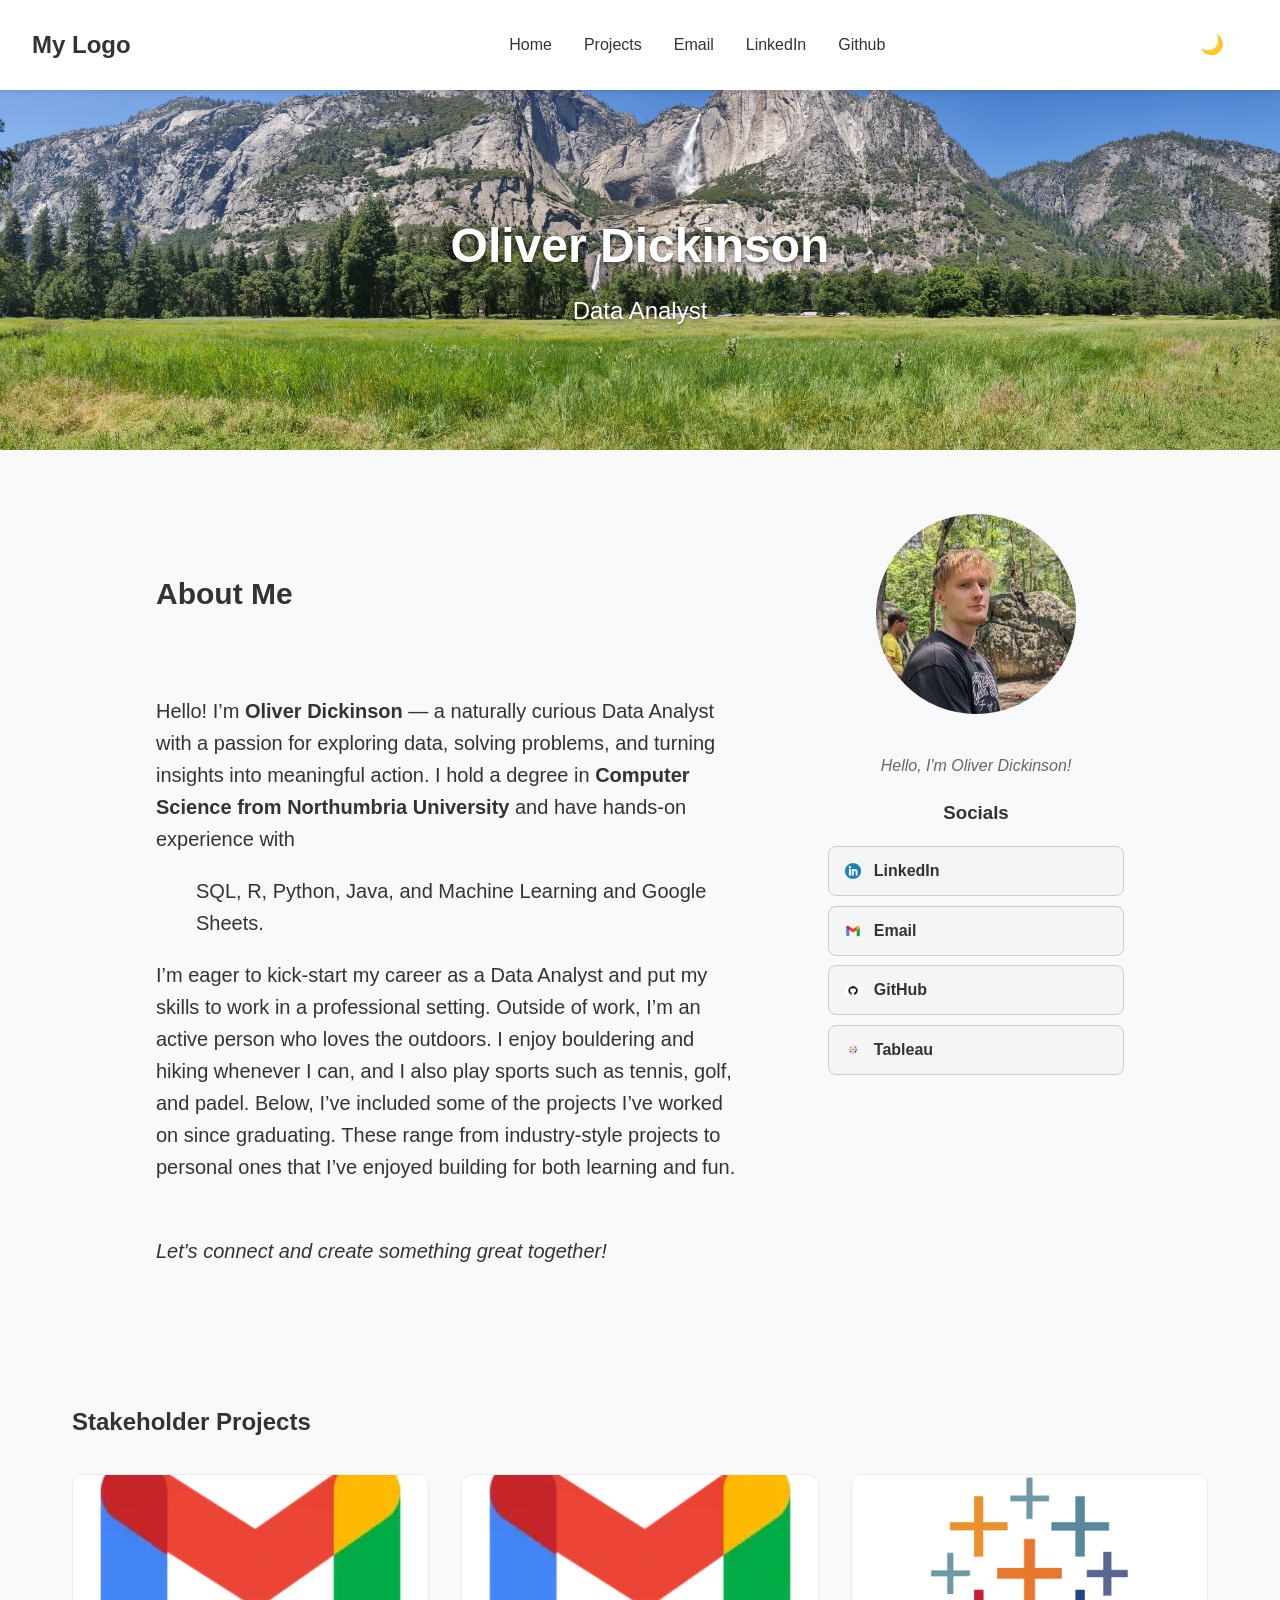
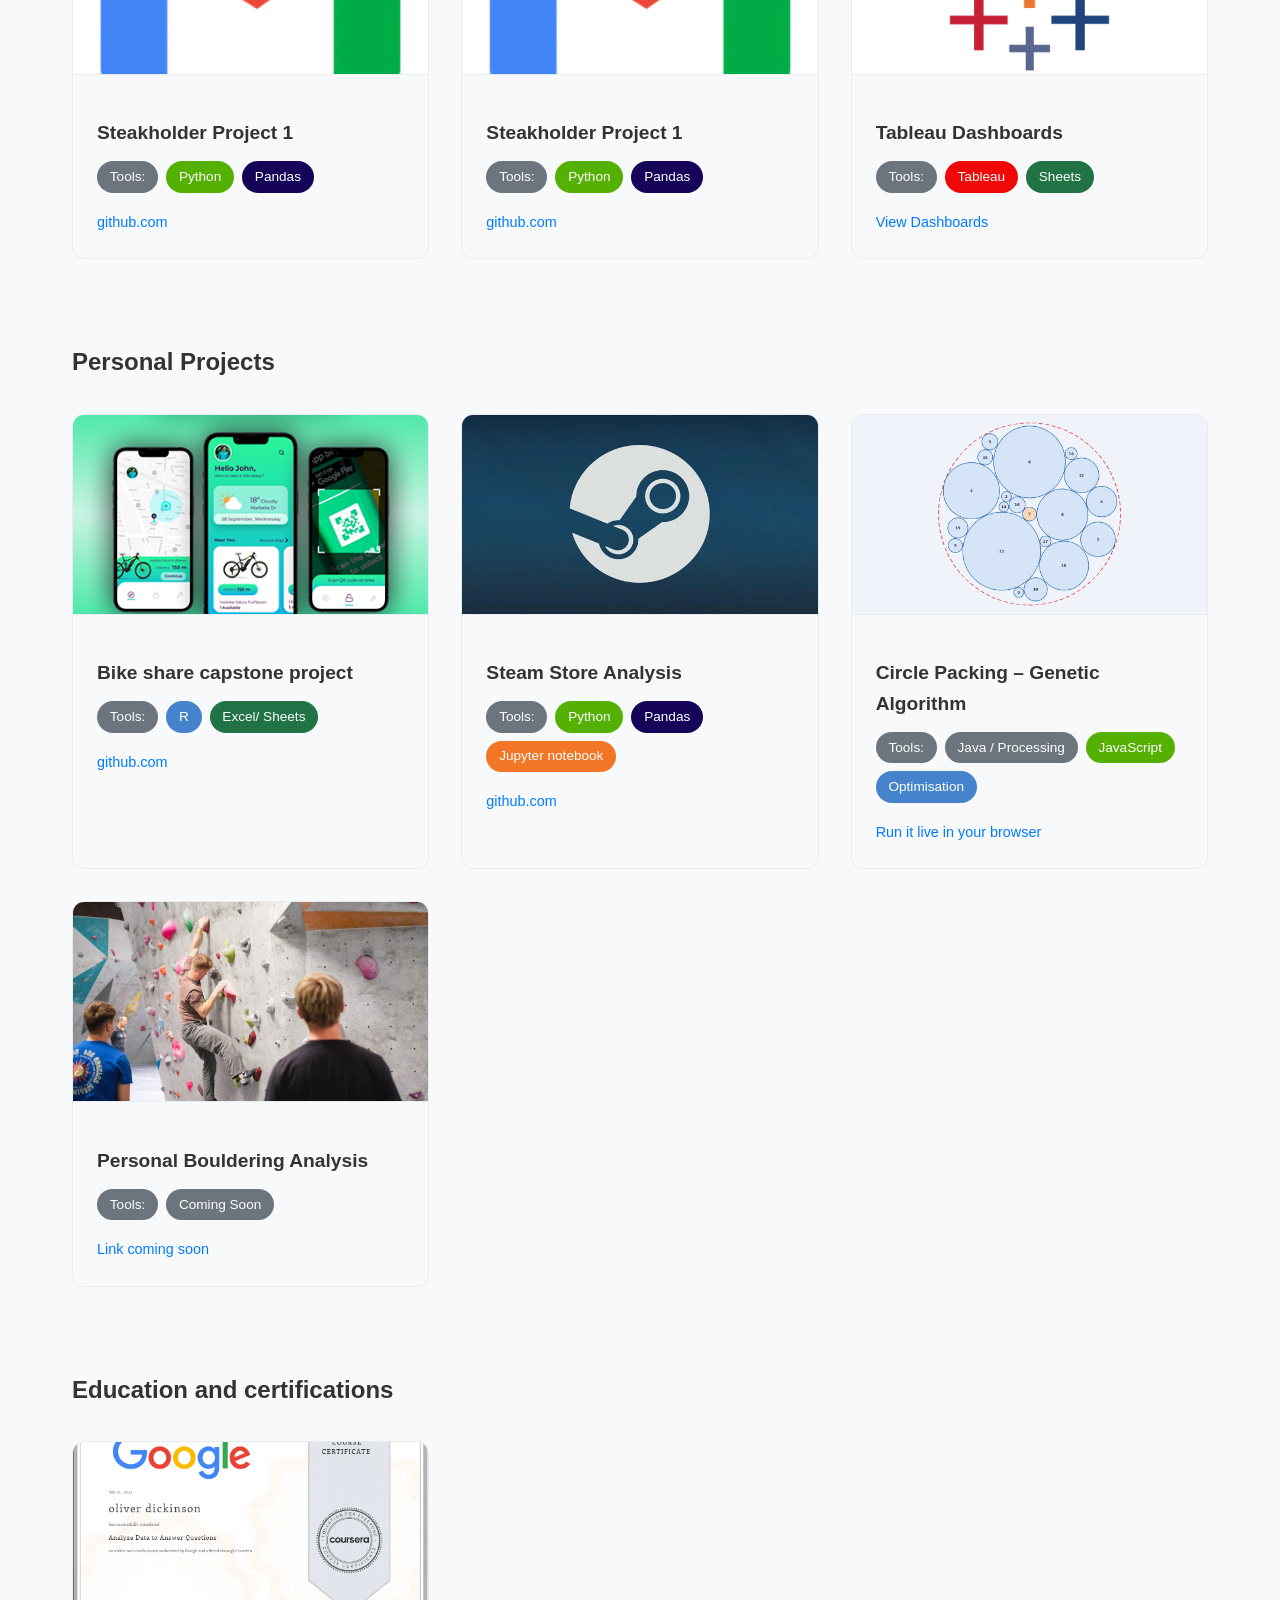
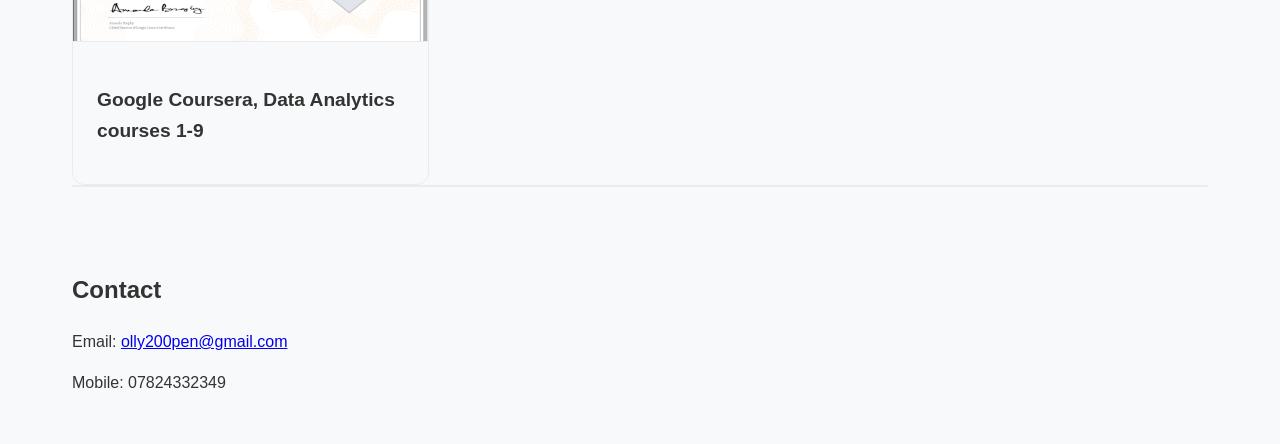
<file: index.html>
<!DOCTYPE html>
<html lang="en">
<head>
  <meta charset="UTF-8">
  <meta name="viewport" content="width=device-width, initial-scale=1.0">
  <title>My Portfolio</title>
  <link rel="stylesheet" href="style.css">
</head>
<body>
  <!-- Navigation -->
  <header>
    <nav class="navbar">
      <div class="logo">My Logo</div>

      <!-- Desktop menu -->
      <ul class="nav-links">
        <li><a href="#home">Home</a></li>
        <li><a href="#projects">Projects</a></li>
        <li><a href="mailto:olly200pen@gmail.com">Email</a></li>
        <li><a href="https://www.linkedin.com/in/oliver-dickinson-707649214/" target="_blank">LinkedIn</a></li>
        <li><a href="https://github.com/o1i2000" target="_blank">Github</a></li>
      </ul>

      <!-- Actions -->
      <div class="nav-actions">
        <!-- Light/Dark Mode Toggle -->
        <button id="theme-toggle" class="theme-btn">🌙</button>
        <!-- Burger Menu -->
        <button class="burger" id="burger">&#9776;</button>
      </div>
    </nav>

    <!-- Mobile menu (hidden by default) -->
    <ul class="mobile-menu" id="mobileMenu">
      <li><a href="#home">Home</a></li>
      <li><a href="#projects">Projects</a></li>
      <li><a href="mailto:olly200pen@gmail.com">Email</a></li>
      <li><a href="https://www.linkedin.com/in/oliver-dickinson-707649214/" target="_blank">LinkedIn</a></li>
      <li><a href="https://github.com/o1i2000" target="_blank">Github</a></li>
    </ul>
  </header>


<section id="home" class="hero">
  <img src="assets/yosemite.jpg" alt="Oliver Dickinson - Data Analyst" class="hero-img">
  <div class="hero-text">
    <h1>Oliver Dickinson</h1>
    <p>Data Analyst</p>
  </div> 
</section>

  <!--About section-->
  <section id="about" class="about">
    <div class="about-container">
      <!-- Left column: text -->
      <div class="about-text">
        <br>
        <h2>About Me</h2>
        <br>
        <p>Hello! I’m <strong>Oliver Dickinson</strong> — a naturally curious Data Analyst with a passion for exploring data, solving problems, and turning insights into meaningful action.
           I hold a degree in <strong>Computer Science from Northumbria University</strong> and have hands-on experience with <ul>SQL, R, Python, Java, and Machine Learning and Google Sheets.</ul> I’m eager to kick-start my career as a Data Analyst and put my skills to work in a professional setting.
           Outside of work, I’m an active person who loves the outdoors. I enjoy bouldering and hiking whenever I can, and I also play sports such as tennis, golf, and padel.
           Below, I’ve included some of the projects I’ve worked on since graduating. These range from industry-style projects to personal ones that I’ve enjoyed building for both learning and fun.
           
        <p><br><em>Let's connect and create something great together!</em></p>
      </div>

      
      <!-- Right column: profile + socials -->
      <div class="about-profile">
        <img src="assets/me.jpg" alt="Oliver Dickinson" class="profile-pic">
        <p class="caption">Hello, I'm Oliver Dickinson!</p>
        <h3>Socials</h3>
        <div class="social-buttons">
          <a href="https://www.linkedin.com/in/oliver-dickinson-707649214/" target="_blank" class="social-btn">
            <img src="assets/linked_in.jpg" alt="LinkedIn" class="social-icon">
            LinkedIn
          </a>
          <a href="mailto:olly200pen@gmail.com" target="_blank" class="social-btn">
            <img src="assets/gmail.jpg" alt="Email" class="social-icon">
            Email
          </a>
          <a href="https://github.com/o1i2000" target="_blank" class="social-btn">
            <img src="assets/github.jpg" alt="GitHub" class="social-icon">
            GitHub
          </a>
          <a href="https://public.tableau.com/app/profile/oliver.dickinson/vizzes" target="_blank" class="social-btn">
            <img src="assets/tableau.jpg" alt="Tableau" class="social-icon">
            Tableau
          </a>
        </div>
      </div>
    </div>
  </section>

  <!-- Projects Section - New Tile Layout -->
  <section id="projects">
    <h2>Stakeholder Projects</h2>
    <div class="portfolio-grid">

      <a href="#" class="portfolio-tile">
        <div class="portfolio-tile-image">
          <img src="assets/gmail.jpg" alt="Personal Project 1">
        </div>
        <div class="portfolio-tile-content">
          <h3>Steakholder Project 1</h3>
          <div class="portfolio-tags">
            <span class="portfolio-pill pill-label">Tools:</span>
            <span class="portfolio-pill pill-python">Python</span>
            <span class="portfolio-pill pill-pandas">Pandas</span>
          </div>
          <span class="portfolio-link">github.com</span>
        </div>
      </a>

      <!-- Steakholder project 2 -->
      <a href="#" class="portfolio-tile">
        <div class="portfolio-tile-image">
          <img src="assets/gmail.jpg" alt="Personal Project 1">
        </div>
        <div class="portfolio-tile-content">
          <h3>Steakholder Project 1</h3>
          <div class="portfolio-tags">
            <span class="portfolio-pill pill-label">Tools:</span>
            <span class="portfolio-pill pill-python">Python</span>
            <span class="portfolio-pill pill-pandas">Pandas</span>
          </div>
          <span class="portfolio-link">github.com</span>
        </div>
      </a>

      <!-- Steakholder Project 3 -->
      <a href="tableau.html" class="portfolio-tile">
        <div class="portfolio-tile-image">
          <img src="assets/tableau.jpg" alt="Tableau Dashboards">
        </div>
        <div class="portfolio-tile-content">
          <h3>Tableau Dashboards</h3>
          <div class="portfolio-tags">
            <span class="portfolio-pill pill-label">Tools:</span>
            <span class="portfolio-pill pill-tableau">Tableau</span>
            <span class="portfolio-pill pill-sheets">Sheets</span>
          </div>
          <span class="portfolio-link">View Dashboards</span>
        </div>
      </a>
      
    </div>
  </section>

  <!-- Personal Projects -->
  <section id="personal-projects">
    <h2>Personal Projects</h2>
    <div class="portfolio-grid">

      <!-- Project 1 -->
      <a href="ride_share_capstone_project_updated.html" target="_blank" class="portfolio-tile">
        <div class="portfolio-tile-image">
          <img src="assets/bikeshare.jpg" alt="ByteX Logo">
        </div>
        <div class="portfolio-tile-content">
          <h3>Bike share capstone project</h3>
          <div class="portfolio-tags">
            <span class="portfolio-pill pill-label">Tools:</span>
            <span class="portfolio-pill pill-r">R</span>
            <span class="portfolio-pill pill-sheets">Excel/ Sheets </span>
            
          </div>
          <span class="portfolio-link">github.com</span>
        </div>
      </a>

      <!-- Project 2 -->
      <a href="Steam store Analysis project (working on this one for the website.html" target="_blank" class="portfolio-tile">
        <div class="portfolio-tile-image">
          <img src="assets/steam2.jpg" alt="MGH Logo">
        </div>
        <div class="portfolio-tile-content">
          <h3>Steam Store Analysis</h3>
          <div class="portfolio-tags">
            <span class="portfolio-pill pill-label">Tools:</span>
            <span class="portfolio-pill pill-python">Python</span>
            <span class="portfolio-pill pill-pandas">Pandas</span>
            <span class="portfolio-pill pill-jupyter">Jupyter notebook</span>
          </div>
          <span class="portfolio-link">github.com</span>
        </div>
      </a>

      <!-- Circle Packing GA (interactive) -->
      <a href="circle_packing.html" class="portfolio-tile">
        <div class="portfolio-tile-image">
          <img src="assets/circle_packing.png" alt="Circle packing solution found by a genetic algorithm">
        </div>
        <div class="portfolio-tile-content">
          <h3>Circle Packing – Genetic Algorithm</h3>
          <div class="portfolio-tags">
            <span class="portfolio-pill pill-label">Tools:</span>
            <span class="portfolio-pill pill-tool">Java / Processing</span>
            <span class="portfolio-pill pill-python">JavaScript</span>
            <span class="portfolio-pill pill-r">Optimisation</span>
          </div>
          <span class="portfolio-link">Run it live in your browser</span>
        </div>
      </a>

      <!-- Project 3 - Placeholder -->
      <a href="ride_share_capstone_project_updated.html" class="portfolio-tile">
        <div class="portfolio-tile-image">
          <img src="assets/FB_IMG_1703194267610.jpg" alt="Project 3">
        </div>
        <div class="portfolio-tile-content">
          <h3>Personal Bouldering Analysis</h3>
          <div class="portfolio-tags">
            <span class="portfolio-pill pill-label">Tools:</span>
            <span class="portfolio-pill pill-tool">Coming Soon</span>
          </div>
          <span class="portfolio-link">Link coming soon</span>
        </div>
      </a>

      <!-- Personal Project 1 -->
    </div>
  </section>

  <section id="Education and certifications">
    <h2>Education and certifications</h2>
    <div class="portfolio-grid">
      <!-- Personal Project 1 -->
      <a href="certi.html" class="portfolio-tile">
        <div class="portfolio-tile-image">
          <img src= "assets/CERTI_DATA/coursera3.png" alt="Personal Project 1">
        </div>
        <div class="portfolio-tile-content">
          <h3>Google Coursera, Data Analytics courses 1-9</h3>

          </div>
          
        </div>
      </a>

    </div>
  </section>


  <!-- Contact -->
  <section id="contact">
    <h2>Contact</h2>
    <p>Email: <a href="mailto:olly200pen@gmail.com">olly200pen@gmail.com</a></p>
    <p>Mobile: 07824332349</p>
  </section>


  <script src="script.js"></script>
</body>
</html>
</file>
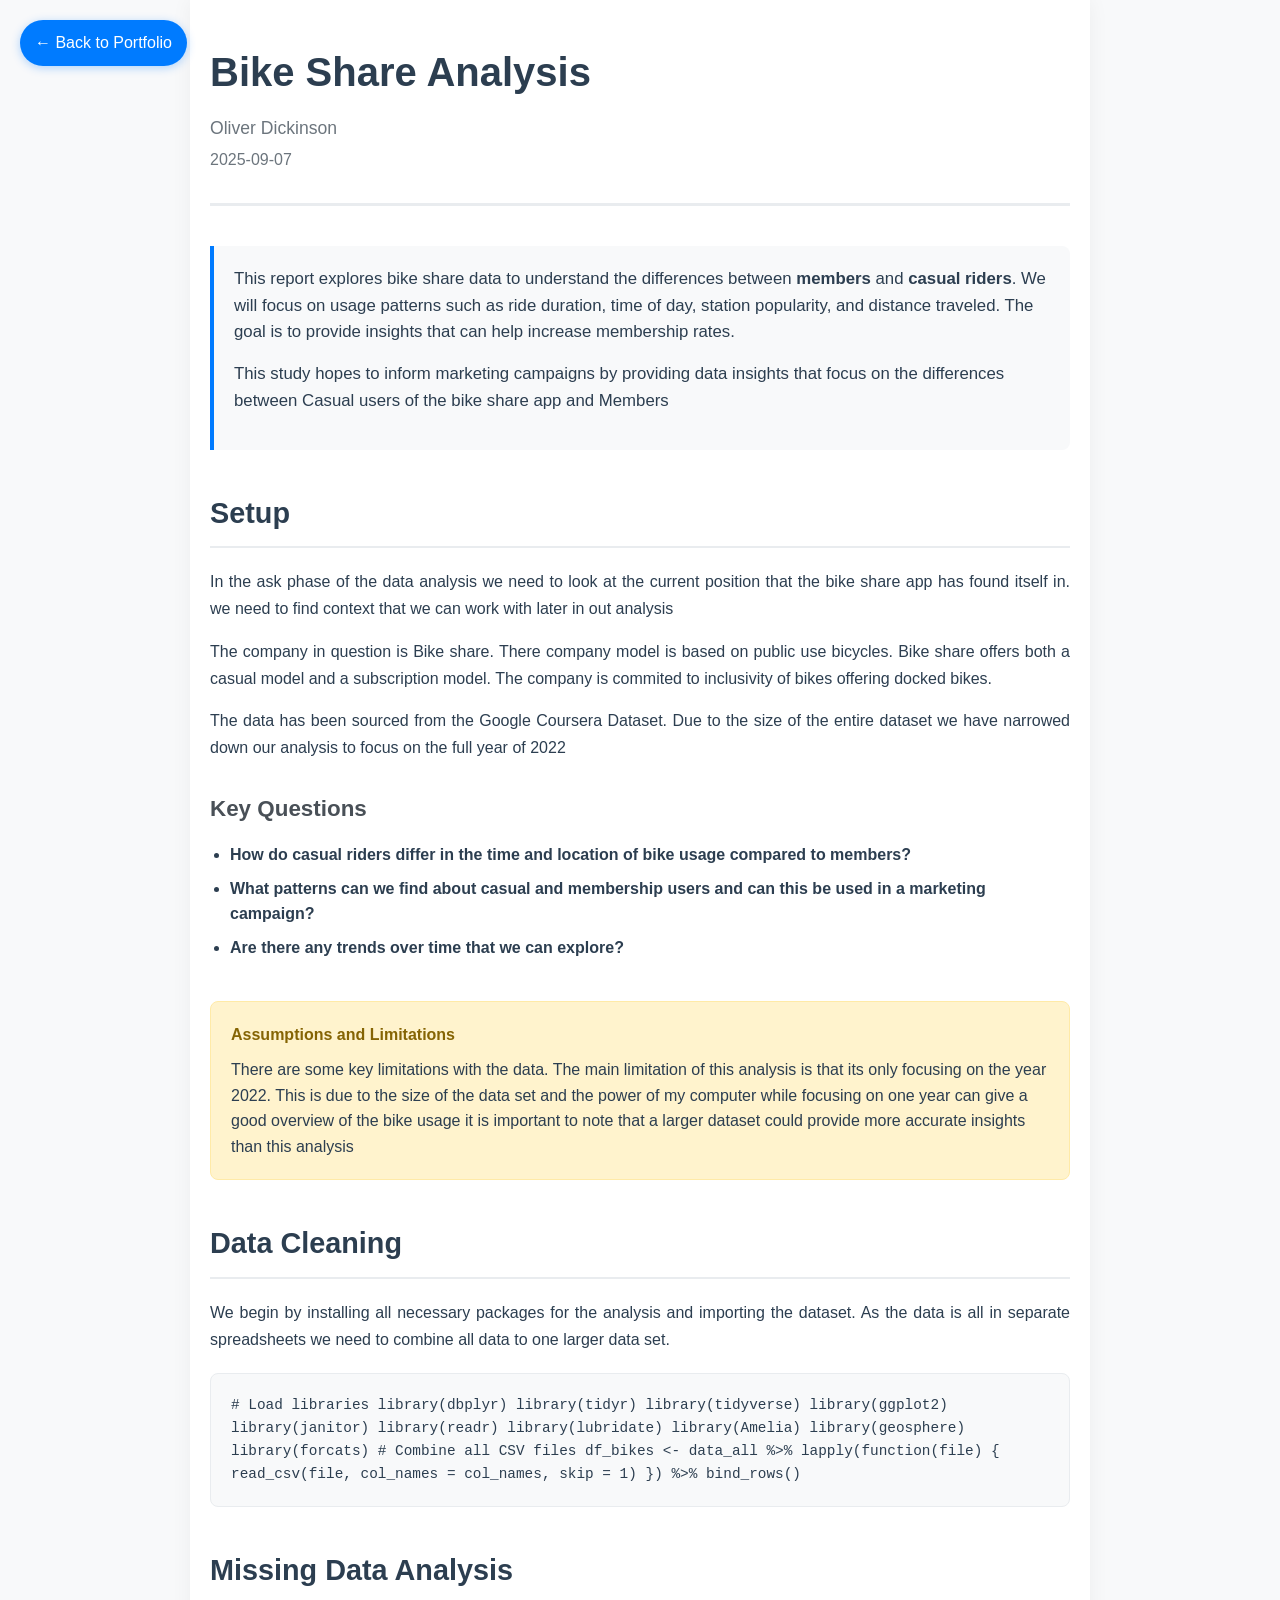
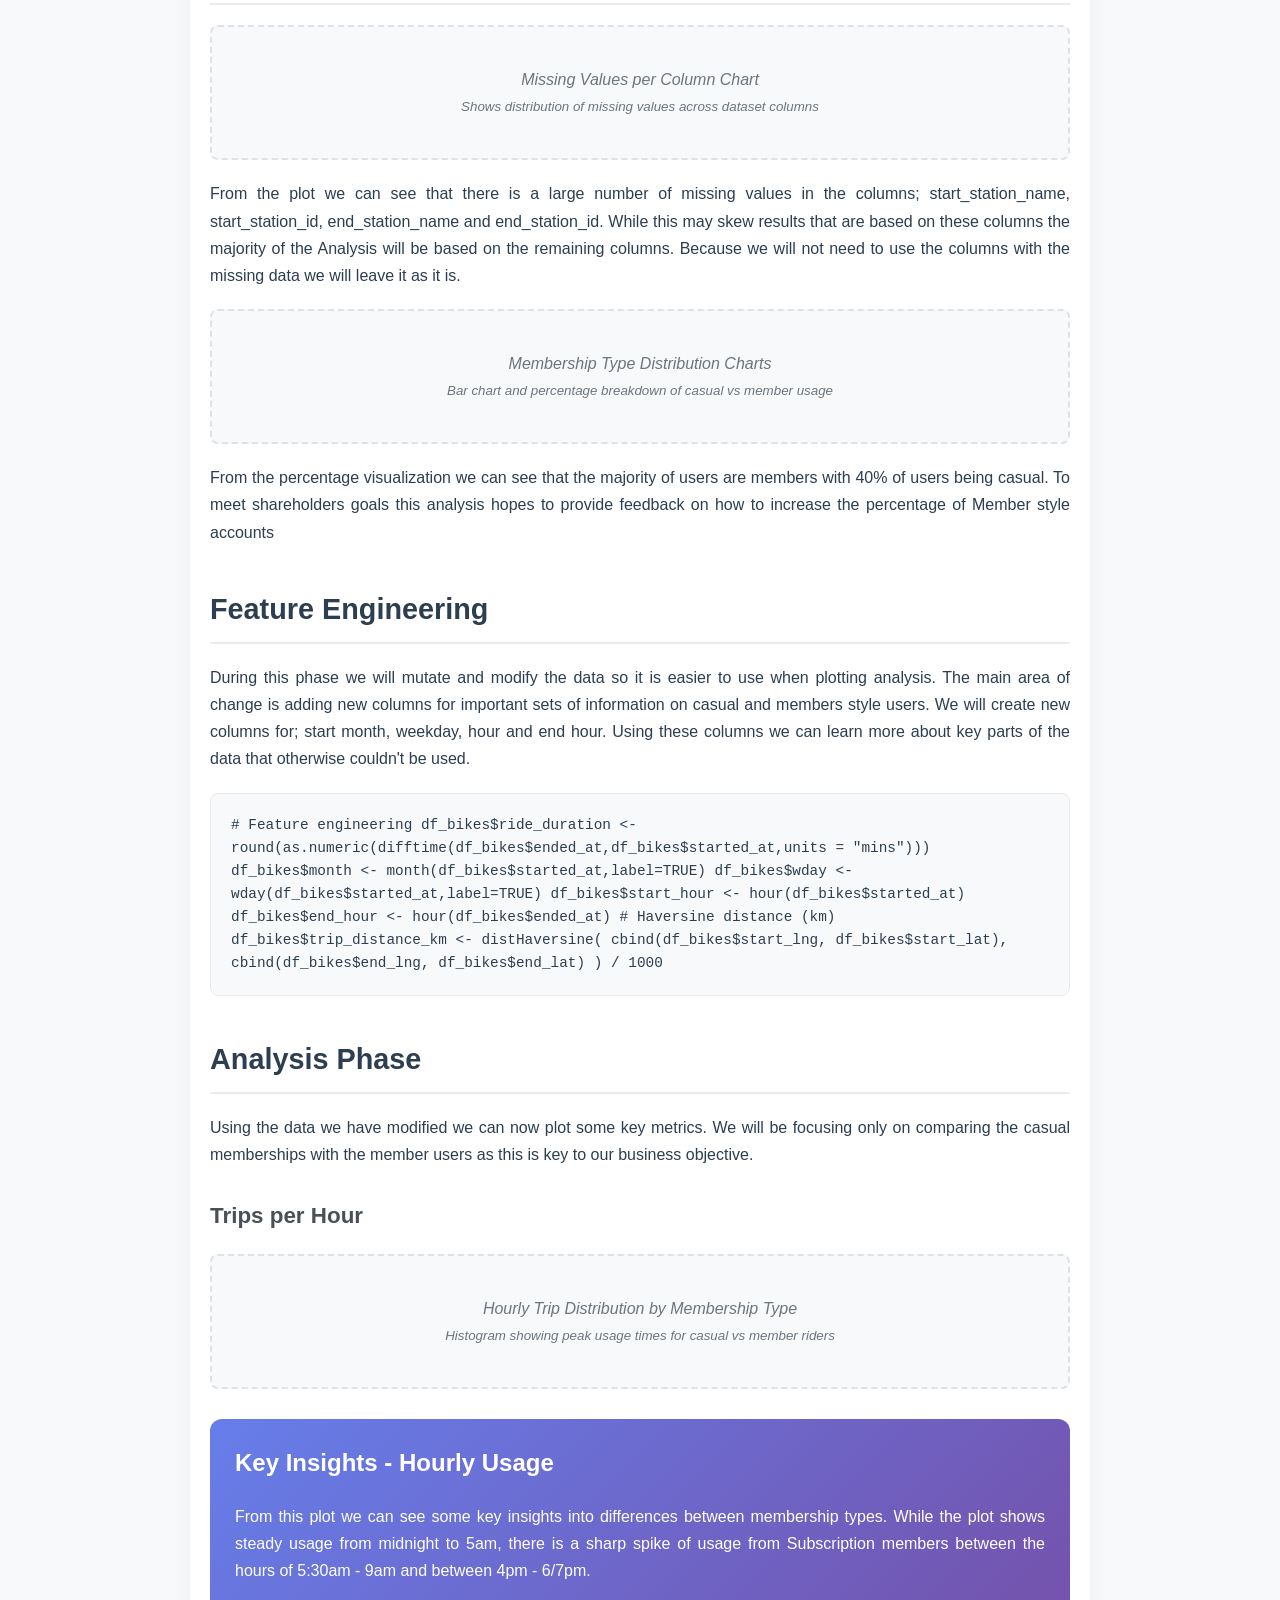
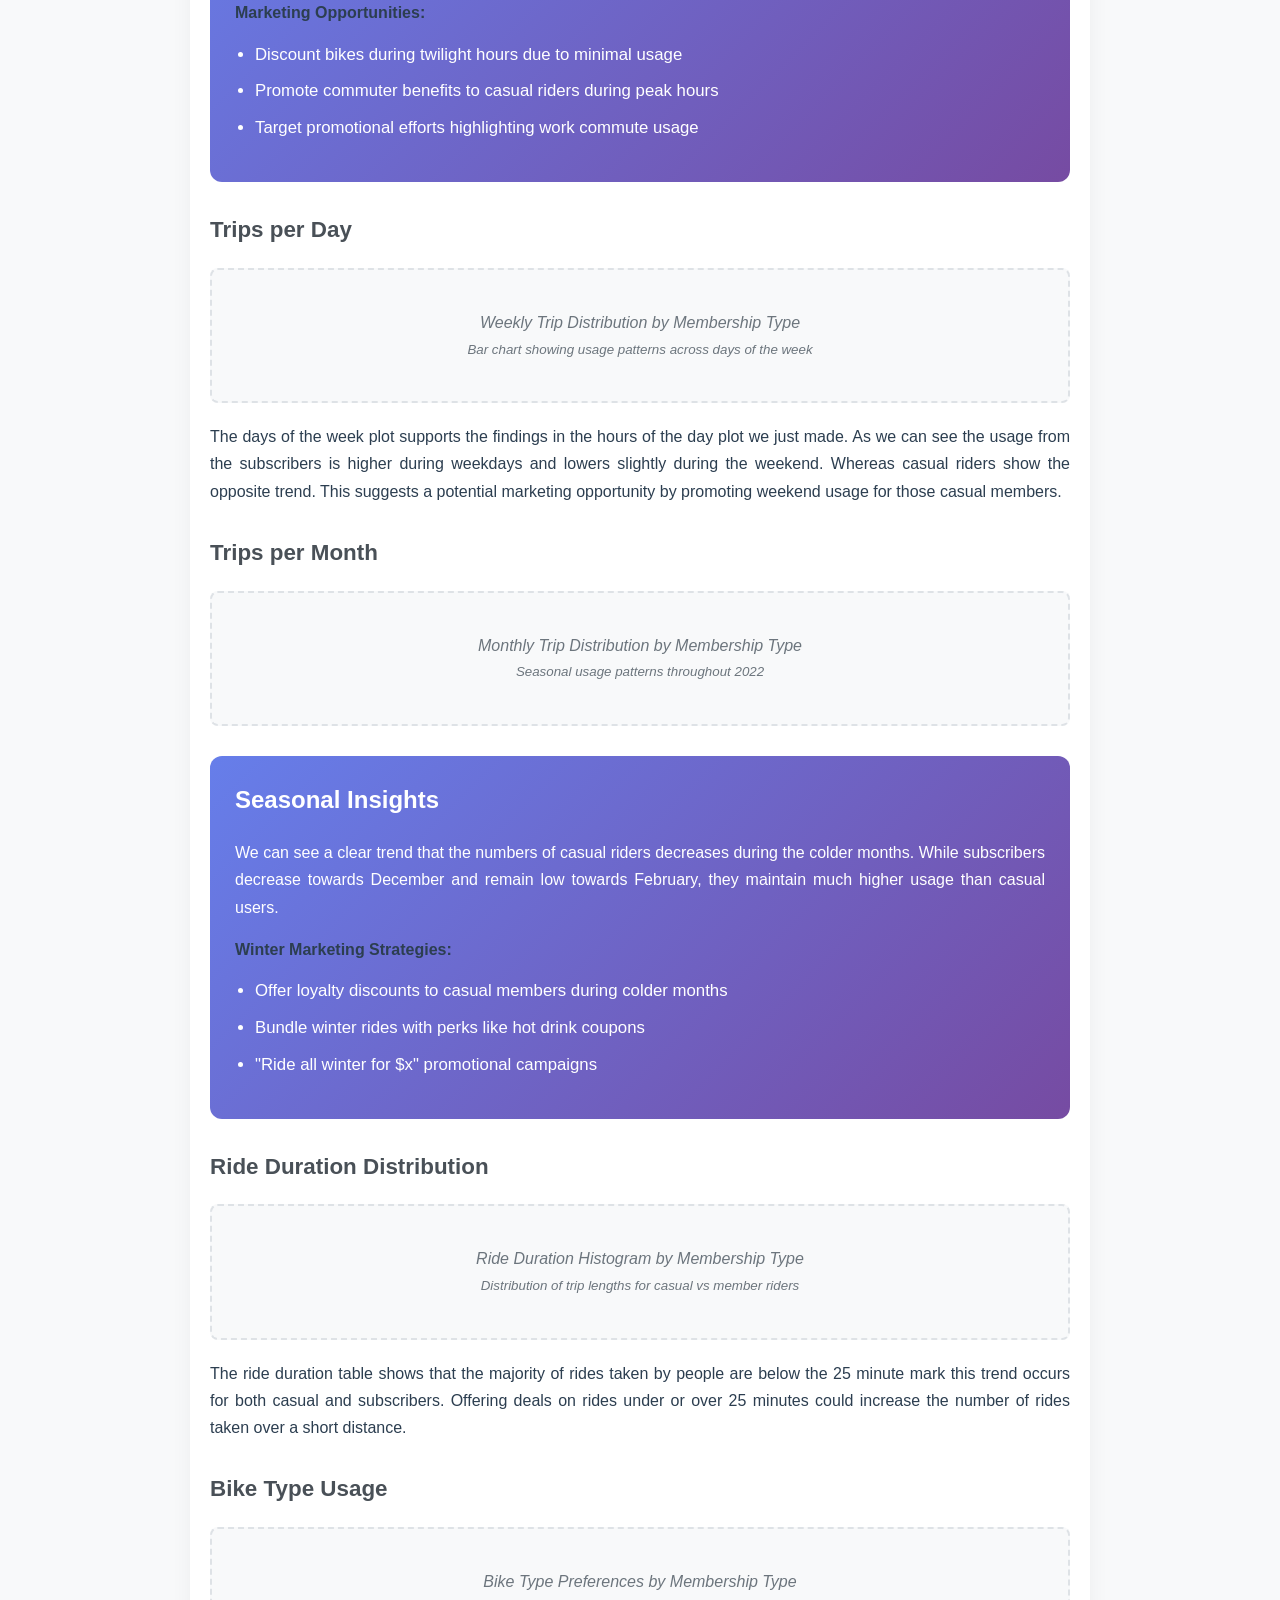
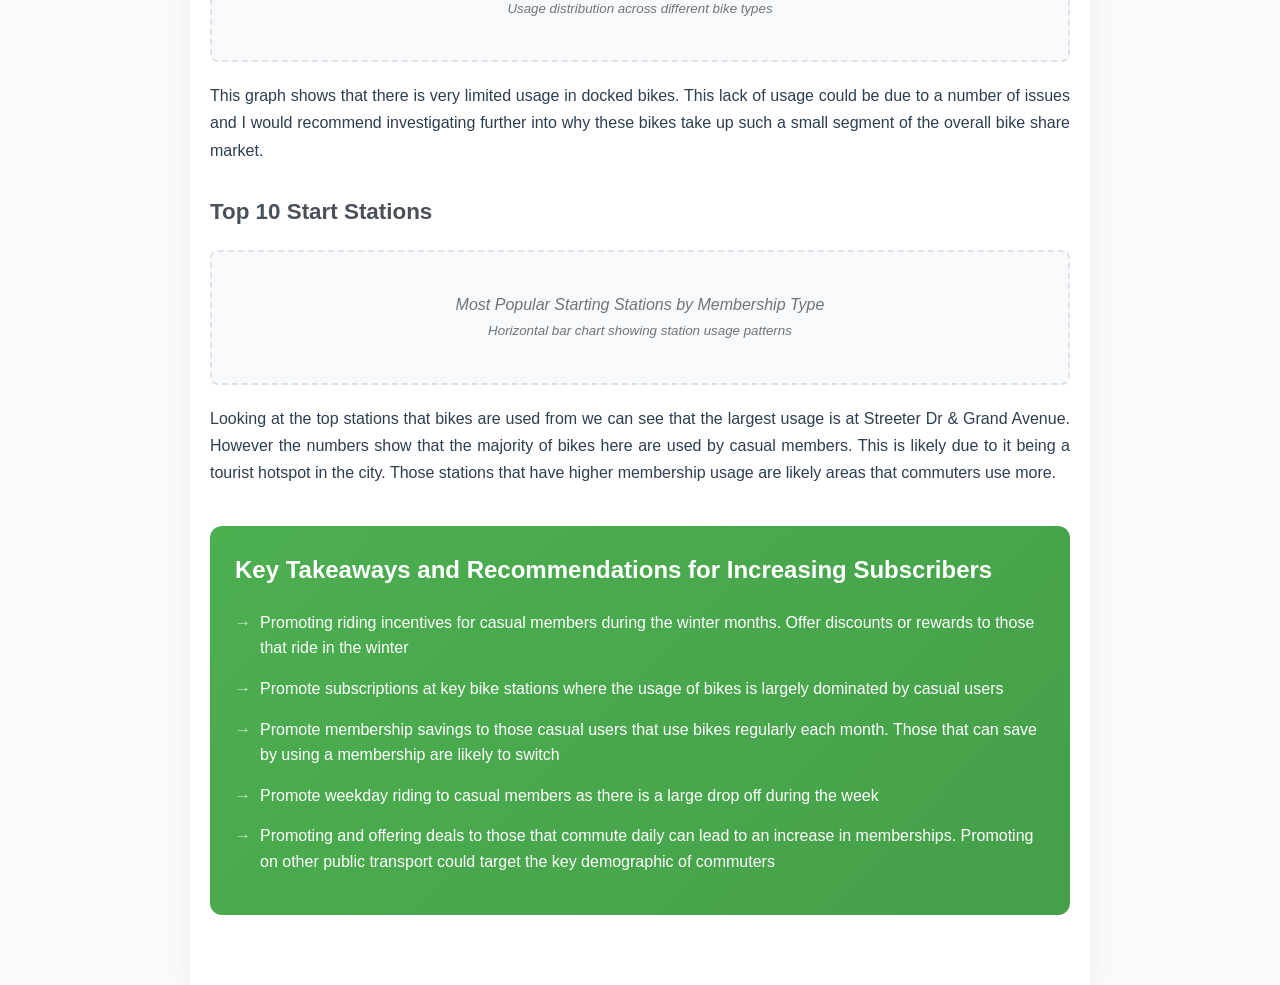
<file: bike_cap.html>
<!DOCTYPE html>
<html lang="en">
<head>
    <meta charset="utf-8" />
    <meta name="generator" content="pandoc" />
    <meta http-equiv="X-UA-Compatible" content="IE=EDGE" />

    <title>Bike Share Analysis</title>
    <style>
        * {
            margin: 0;
            padding: 0;
            box-sizing: border-box;
        }

        body {
            font-family: -apple-system, BlinkMacSystemFont, 'Segoe UI', Roboto, 'Helvetica Neue', Arial, sans-serif;
            line-height: 1.6;
            color: #2c3e50;
            background: #f8f9fa;
        }

        .container {
            max-width: 900px;
            margin: 0 auto;
            padding: 40px 20px;
            background: white;
            box-shadow: 0 0 20px rgba(0,0,0,0.05);
            min-height: 100vh;
        }

        .header {
            border-bottom: 3px solid #e9ecef;
            padding-bottom: 30px;
            margin-bottom: 40px;
        }

        .title {
            font-size: 2.5rem;
            font-weight: 700;
            color: #2c3e50;
            margin-bottom: 10px;
        }

        .author {
            font-size: 1.1rem;
            color: #6c757d;
            margin-bottom: 5px;
        }

        .date {
            font-size: 1rem;
            color: #6c757d;
        }

        .summary {
            background: #f8f9fa;
            border-left: 4px solid #007bff;
            padding: 20px;
            margin: 30px 0;
            border-radius: 0 8px 8px 0;
        }

        .summary p {
            margin-bottom: 15px;
            font-size: 1.05rem;
        }

        .section {
            margin: 40px 0;
        }

        .section-title {
            font-size: 1.8rem;
            font-weight: 600;
            color: #2c3e50;
            margin-bottom: 20px;
            border-bottom: 2px solid #e9ecef;
            padding-bottom: 10px;
        }

        .subsection-title {
            font-size: 1.4rem;
            font-weight: 600;
            color: #495057;
            margin: 30px 0 15px 0;
        }

        .content p {
            margin-bottom: 15px;
            font-size: 1rem;
            line-height: 1.7;
            text-align: justify;
        }

        .content ul {
            margin-left: 20px;
            margin-bottom: 15px;
        }

        .content li {
            margin-bottom: 8px;
            line-height: 1.6;
        }

        .code-block {
            background: #f8f9fa;
            border: 1px solid #e9ecef;
            border-radius: 8px;
            padding: 20px;
            margin: 20px 0;
            font-family: 'Monaco', 'Menlo', 'Ubuntu Mono', monospace;
            font-size: 0.9rem;
            overflow-x: auto;
        }

        .insights-box {
            background: linear-gradient(135deg, #667eea 0%, #764ba2 100%);
            color: white;
            padding: 25px;
            border-radius: 12px;
            margin: 30px 0;
        }

        .insights-title {
            font-size: 1.5rem;
            font-weight: 600;
            margin-bottom: 20px;
            color: white;
        }

        .insights-content {
            font-size: 1.05rem;
            line-height: 1.6;
        }

        .insights-content p {
            margin-bottom: 15px;
        }

        .insights-content ul {
            margin-left: 20px;
        }

        .insights-content li {
            margin-bottom: 10px;
        }

        .chart-placeholder {
            background: #f8f9fa;
            border: 2px dashed #dee2e6;
            border-radius: 8px;
            padding: 40px;
            text-align: center;
            color: #6c757d;
            margin: 20px 0;
            font-style: italic;
        }

        .methodology {
            background: #fff3cd;
            border: 1px solid #ffeaa7;
            border-radius: 8px;
            padding: 20px;
            margin: 20px 0;
        }

        .methodology-title {
            font-weight: 600;
            color: #856404;
            margin-bottom: 10px;
        }

        .back-link {
            position: fixed;
            top: 20px;
            left: 20px;
            background: #007bff;
            color: white;
            padding: 10px 15px;
            border-radius: 25px;
            text-decoration: none;
            font-weight: 500;
            box-shadow: 0 2px 10px rgba(0,123,255,0.3);
            transition: all 0.3s ease;
        }

        .back-link:hover {
            background: #0056b3;
            transform: translateY(-2px);
        }

        .recommendations {
            background: linear-gradient(135deg, #4CAF50, #45a049);
            color: white;
            padding: 25px;
            border-radius: 12px;
            margin: 30px 0;
        }

        .recommendations-title {
            font-size: 1.5rem;
            font-weight: 600;
            margin-bottom: 20px;
        }

        .recommendations ul {
            margin-left: 0;
            list-style: none;
        }

        .recommendations li {
            margin-bottom: 15px;
            padding-left: 25px;
            position: relative;
        }

        .recommendations li:before {
            content: "→";
            position: absolute;
            left: 0;
            font-weight: bold;
            color: #c8e6c9;
        }

        strong {
            color: #2c3e50;
            font-weight: 600;
        }

        @media (max-width: 768px) {
            .container {
                padding: 20px 15px;
            }
            
            .title {
                font-size: 2rem;
            }
            
            .back-link {
                position: static;
                display: inline-block;
                margin-bottom: 20px;
            }
        }
    </style>
</head>
<body>
    <a href="index.html" class="back-link">← Back to Portfolio</a>
    
    <div class="container">
        <div class="header">
            <h1 class="title">Bike Share Analysis</h1>
            <div class="author">Oliver Dickinson</div>
            <div class="date">2025-09-07</div>
        </div>

        <div class="summary">
            <p>This report explores bike share data to understand the differences between <strong>members</strong> and <strong>casual riders</strong>. We will focus on usage patterns such as ride duration, time of day, station popularity, and distance traveled. The goal is to provide insights that can help increase membership rates.</p>
            
            <p>This study hopes to inform marketing campaigns by providing data insights that focus on the differences between Casual users of the bike share app and Members</p>
        </div>

        <div class="section">
            <h2 class="section-title">Setup</h2>
            <div class="content">
                <p>In the ask phase of the data analysis we need to look at the current position that the bike share app has found itself in. we need to find context that we can work with later in out analysis</p>

                <p>The company in question is Bike share. There company model is based on public use bicycles. Bike share offers both a casual model and a subscription model. The company is commited to inclusivity of bikes offering docked bikes.</p>

                <p>The data has been sourced from the Google Coursera Dataset. Due to the size of the entire dataset we have narrowed down our analysis to focus on the full year of 2022</p>

                <h3 class="subsection-title">Key Questions</h3>
                <ul>
                    <li><strong>How do casual riders differ in the time and location of bike usage compared to members?</strong></li>
                    <li><strong>What patterns can we find about casual and membership users and can this be used in a marketing campaign?</strong></li>
                    <li><strong>Are there any trends over time that we can explore?</strong></li>
                </ul>
            </div>
        </div>

        <div class="methodology">
            <div class="methodology-title">Assumptions and Limitations</div>
            <p>There are some key limitations with the data. The main limitation of this analysis is that its only focusing on the year 2022. This is due to the size of the data set and the power of my computer while focusing on one year can give a good overview of the bike usage it is important to note that a larger dataset could provide more accurate insights than this analysis</p>
        </div>

        <div class="section">
            <h2 class="section-title">Data Cleaning</h2>
            <div class="content">
                <p>We begin by installing all necessary packages for the analysis and importing the dataset. As the data is all in separate spreadsheets we need to combine all data to one larger data set.</p>

                <div class="code-block">
# Load libraries
library(dbplyr)
library(tidyr)
library(tidyverse)
library(ggplot2)
library(janitor)
library(readr)
library(lubridate)
library(Amelia)
library(geosphere)
library(forcats)

# Combine all CSV files
df_bikes <- data_all %>%
  lapply(function(file) {
    read_csv(file, col_names = col_names, skip = 1)
  }) %>%
  bind_rows()
                </div>
            </div>
        </div>

        <div class="section">
            <h2 class="section-title">Missing Data Analysis</h2>
            <div class="content">
                <div class="chart-placeholder">
                    Missing Values per Column Chart
                    <br><small>Shows distribution of missing values across dataset columns</small>
                </div>
                
                <p>From the plot we can see that there is a large number of missing values in the columns; start_station_name, start_station_id, end_station_name and end_station_id. While this may skew results that are based on these columns the majority of the Analysis will be based on the remaining columns. Because we will not need to use the columns with the missing data we will leave it as it is.</p>

                <div class="chart-placeholder">
                    Membership Type Distribution Charts
                    <br><small>Bar chart and percentage breakdown of casual vs member usage</small>
                </div>

                <p>From the percentage visualization we can see that the majority of users are members with 40% of users being casual. To meet shareholders goals this analysis hopes to provide feedback on how to increase the percentage of Member style accounts</p>
            </div>
        </div>

        <div class="section">
            <h2 class="section-title">Feature Engineering</h2>
            <div class="content">
                <p>During this phase we will mutate and modify the data so it is easier to use when plotting analysis. The main area of change is adding new columns for important sets of information on casual and members style users. We will create new columns for; start month, weekday, hour and end hour. Using these columns we can learn more about key parts of the data that otherwise couldn't be used.</p>

                <div class="code-block">
# Feature engineering
df_bikes$ride_duration <- round(as.numeric(difftime(df_bikes$ended_at,df_bikes$started_at,units = "mins")))
df_bikes$month <- month(df_bikes$started_at,label=TRUE)
df_bikes$wday <- wday(df_bikes$started_at,label=TRUE)
df_bikes$start_hour <- hour(df_bikes$started_at)
df_bikes$end_hour <- hour(df_bikes$ended_at)

# Haversine distance (km)
df_bikes$trip_distance_km <- distHaversine(
  cbind(df_bikes$start_lng, df_bikes$start_lat),
  cbind(df_bikes$end_lng, df_bikes$end_lat)
) / 1000
                </div>
            </div>
        </div>

        <div class="section">
            <h2 class="section-title">Analysis Phase</h2>
            <div class="content">
                <p>Using the data we have modified we can now plot some key metrics. We will be focusing only on comparing the casual memberships with the member users as this is key to our business objective.</p>

                <h3 class="subsection-title">Trips per Hour</h3>
                <div class="chart-placeholder">
                    Hourly Trip Distribution by Membership Type
                    <br><small>Histogram showing peak usage times for casual vs member riders</small>
                </div>

                <div class="insights-box">
                    <div class="insights-title">Key Insights - Hourly Usage</div>
                    <div class="insights-content">
                        <p>From this plot we can see some key insights into differences between membership types. While the plot shows steady usage from midnight to 5am, there is a sharp spike of usage from Subscription members between the hours of 5:30am - 9am and between 4pm - 6/7pm.</p>
                        
                        <p><strong>Marketing Opportunities:</strong></p>
                        <ul>
                            <li>Discount bikes during twilight hours due to minimal usage</li>
                            <li>Promote commuter benefits to casual riders during peak hours</li>
                            <li>Target promotional efforts highlighting work commute usage</li>
                        </ul>
                    </div>
                </div>

                <h3 class="subsection-title">Trips per Day</h3>
                <div class="chart-placeholder">
                    Weekly Trip Distribution by Membership Type
                    <br><small>Bar chart showing usage patterns across days of the week</small>
                </div>

                <p>The days of the week plot supports the findings in the hours of the day plot we just made. As we can see the usage from the subscribers is higher during weekdays and lowers slightly during the weekend. Whereas casual riders show the opposite trend. This suggests a potential marketing opportunity by promoting weekend usage for those casual members.</p>

                <h3 class="subsection-title">Trips per Month</h3>
                <div class="chart-placeholder">
                    Monthly Trip Distribution by Membership Type
                    <br><small>Seasonal usage patterns throughout 2022</small>
                </div>

                <div class="insights-box">
                    <div class="insights-title">Seasonal Insights</div>
                    <div class="insights-content">
                        <p>We can see a clear trend that the numbers of casual riders decreases during the colder months. While subscribers decrease towards December and remain low towards February, they maintain much higher usage than casual users.</p>
                        
                        <p><strong>Winter Marketing Strategies:</strong></p>
                        <ul>
                            <li>Offer loyalty discounts to casual members during colder months</li>
                            <li>Bundle winter rides with perks like hot drink coupons</li>
                            <li>"Ride all winter for $x" promotional campaigns</li>
                        </ul>
                    </div>
                </div>

                <h3 class="subsection-title">Ride Duration Distribution</h3>
                <div class="chart-placeholder">
                    Ride Duration Histogram by Membership Type
                    <br><small>Distribution of trip lengths for casual vs member riders</small>
                </div>

                <p>The ride duration table shows that the majority of rides taken by people are below the 25 minute mark this trend occurs for both casual and subscribers. Offering deals on rides under or over 25 minutes could increase the number of rides taken over a short distance.</p>

                <h3 class="subsection-title">Bike Type Usage</h3>
                <div class="chart-placeholder">
                    Bike Type Preferences by Membership Type
                    <br><small>Usage distribution across different bike types</small>
                </div>

                <p>This graph shows that there is very limited usage in docked bikes. This lack of usage could be due to a number of issues and I would recommend investigating further into why these bikes take up such a small segment of the overall bike share market.</p>

                <h3 class="subsection-title">Top 10 Start Stations</h3>
                <div class="chart-placeholder">
                    Most Popular Starting Stations by Membership Type
                    <br><small>Horizontal bar chart showing station usage patterns</small>
                </div>

                <p>Looking at the top stations that bikes are used from we can see that the largest usage is at Streeter Dr & Grand Avenue. However the numbers show that the majority of bikes here are used by casual members. This is likely due to it being a tourist hotspot in the city. Those stations that have higher membership usage are likely areas that commuters use more.</p>
            </div>
        </div>

        <div class="recommendations">
            <div class="recommendations-title">Key Takeaways and Recommendations for Increasing Subscribers</div>
            <ul>
                <li>Promoting riding incentives for casual members during the winter months. Offer discounts or rewards to those that ride in the winter</li>
                <li>Promote subscriptions at key bike stations where the usage of bikes is largely dominated by casual users</li>
                <li>Promote membership savings to those casual users that use bikes regularly each month. Those that can save by using a membership are likely to switch</li>
                <li>Promote weekday riding to casual members as there is a large drop off during the week</li>
                <li>Promoting and offering deals to those that commute daily can lead to an increase in memberships. Promoting on other public transport could target the key demographic of commuters</li>
            </ul>
        </div>
    </div>
</body>
</html>
</file>
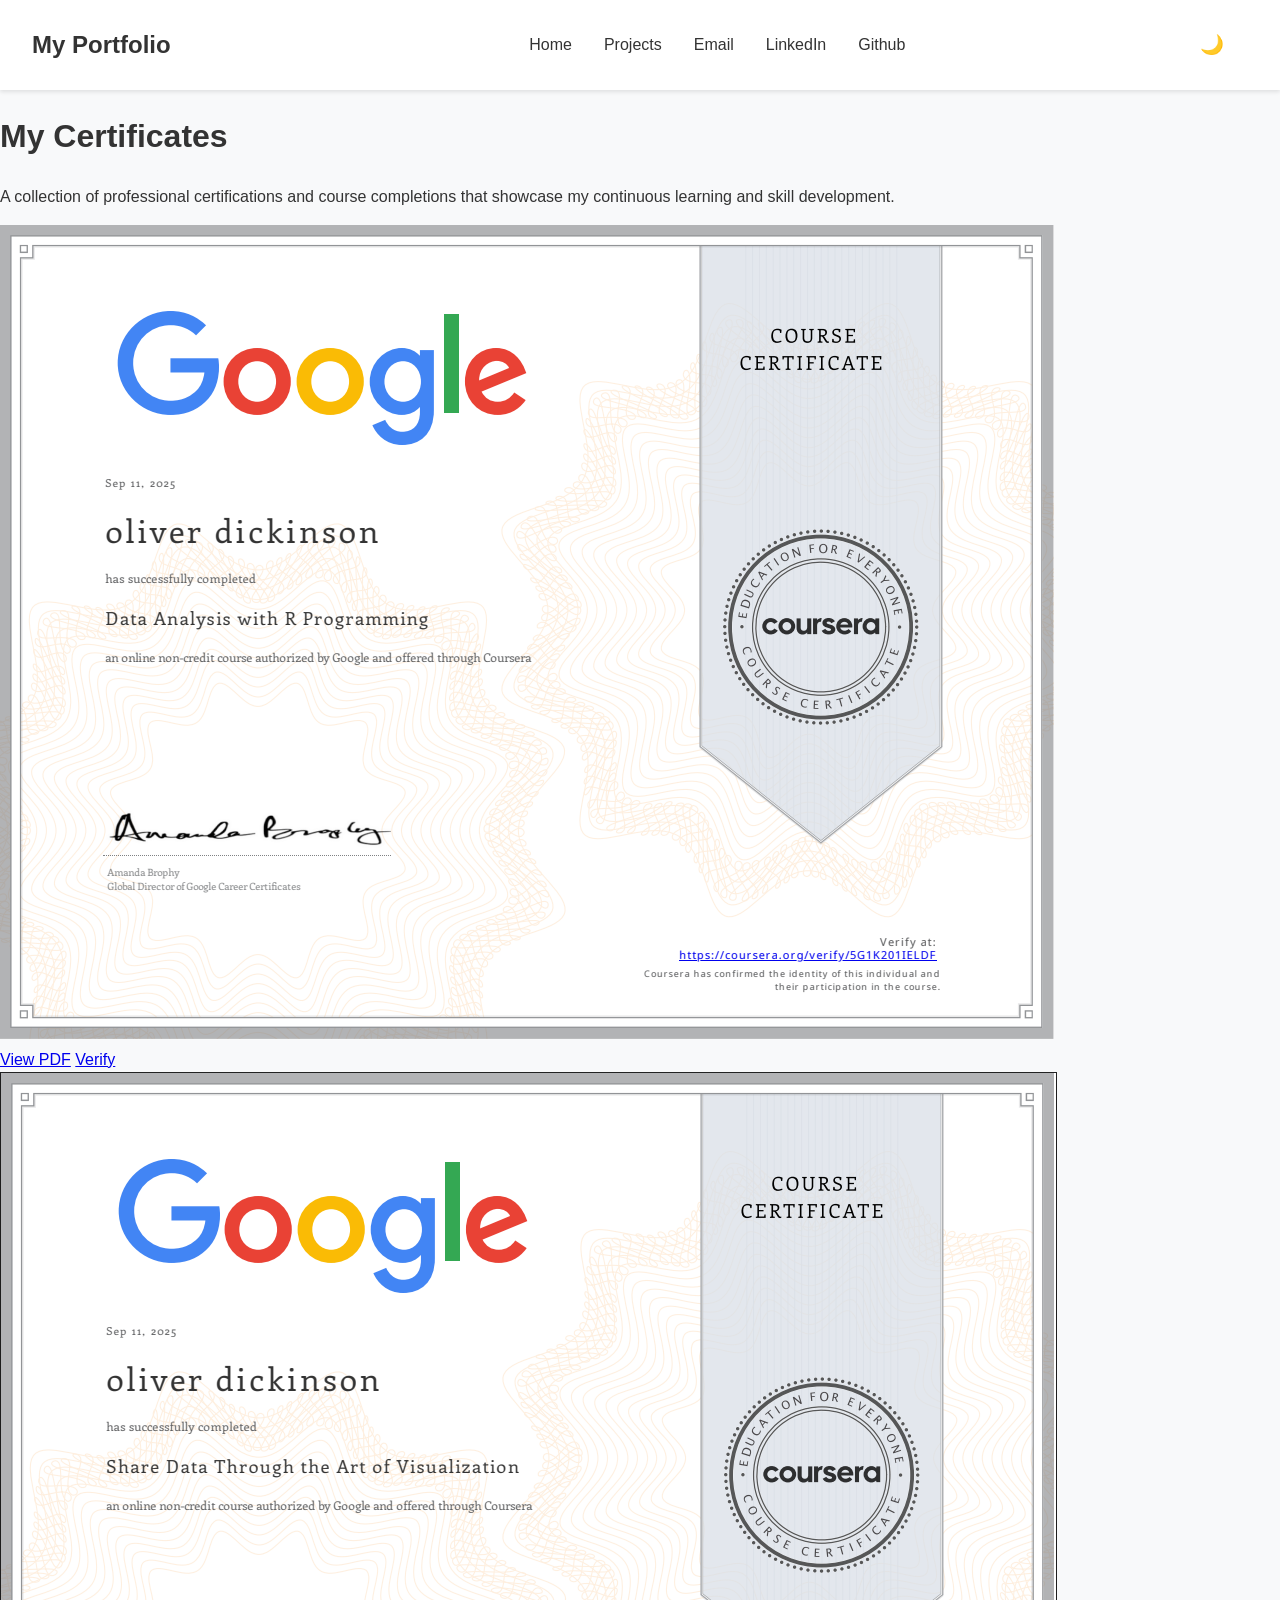
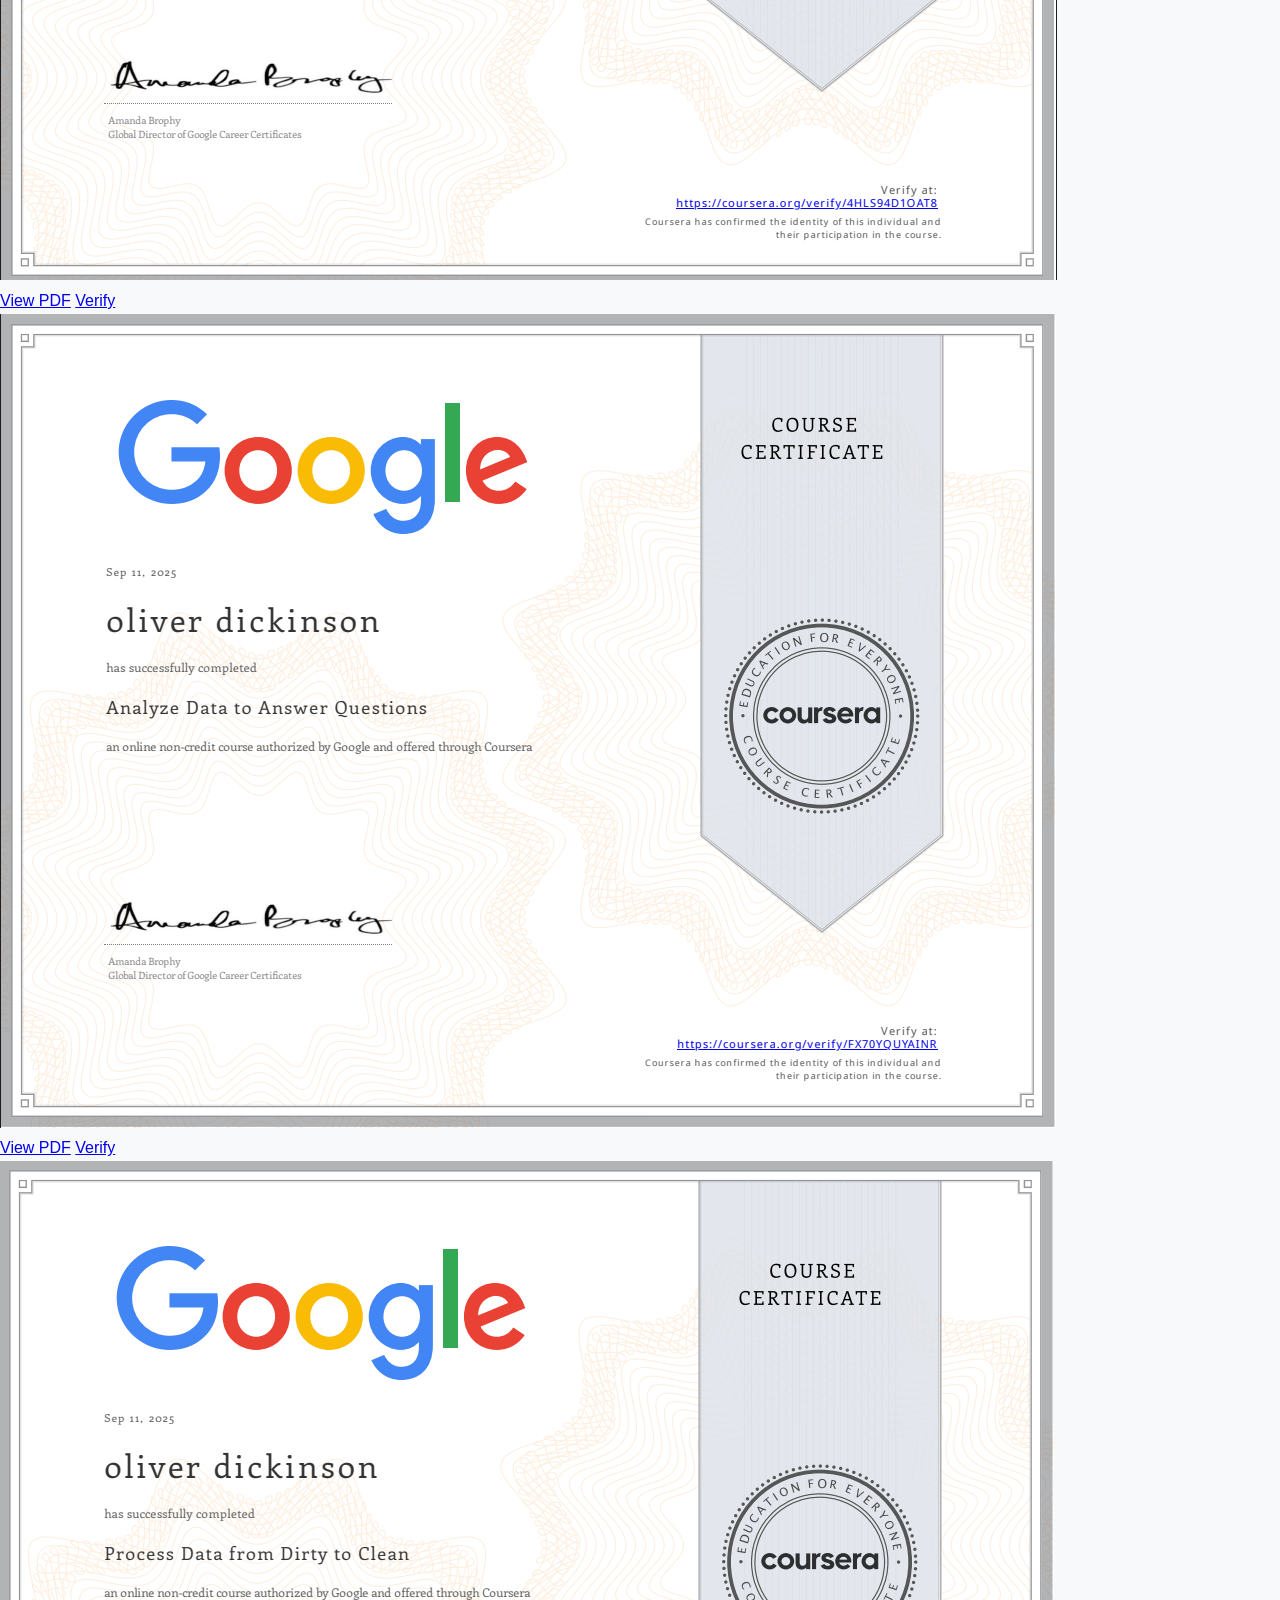
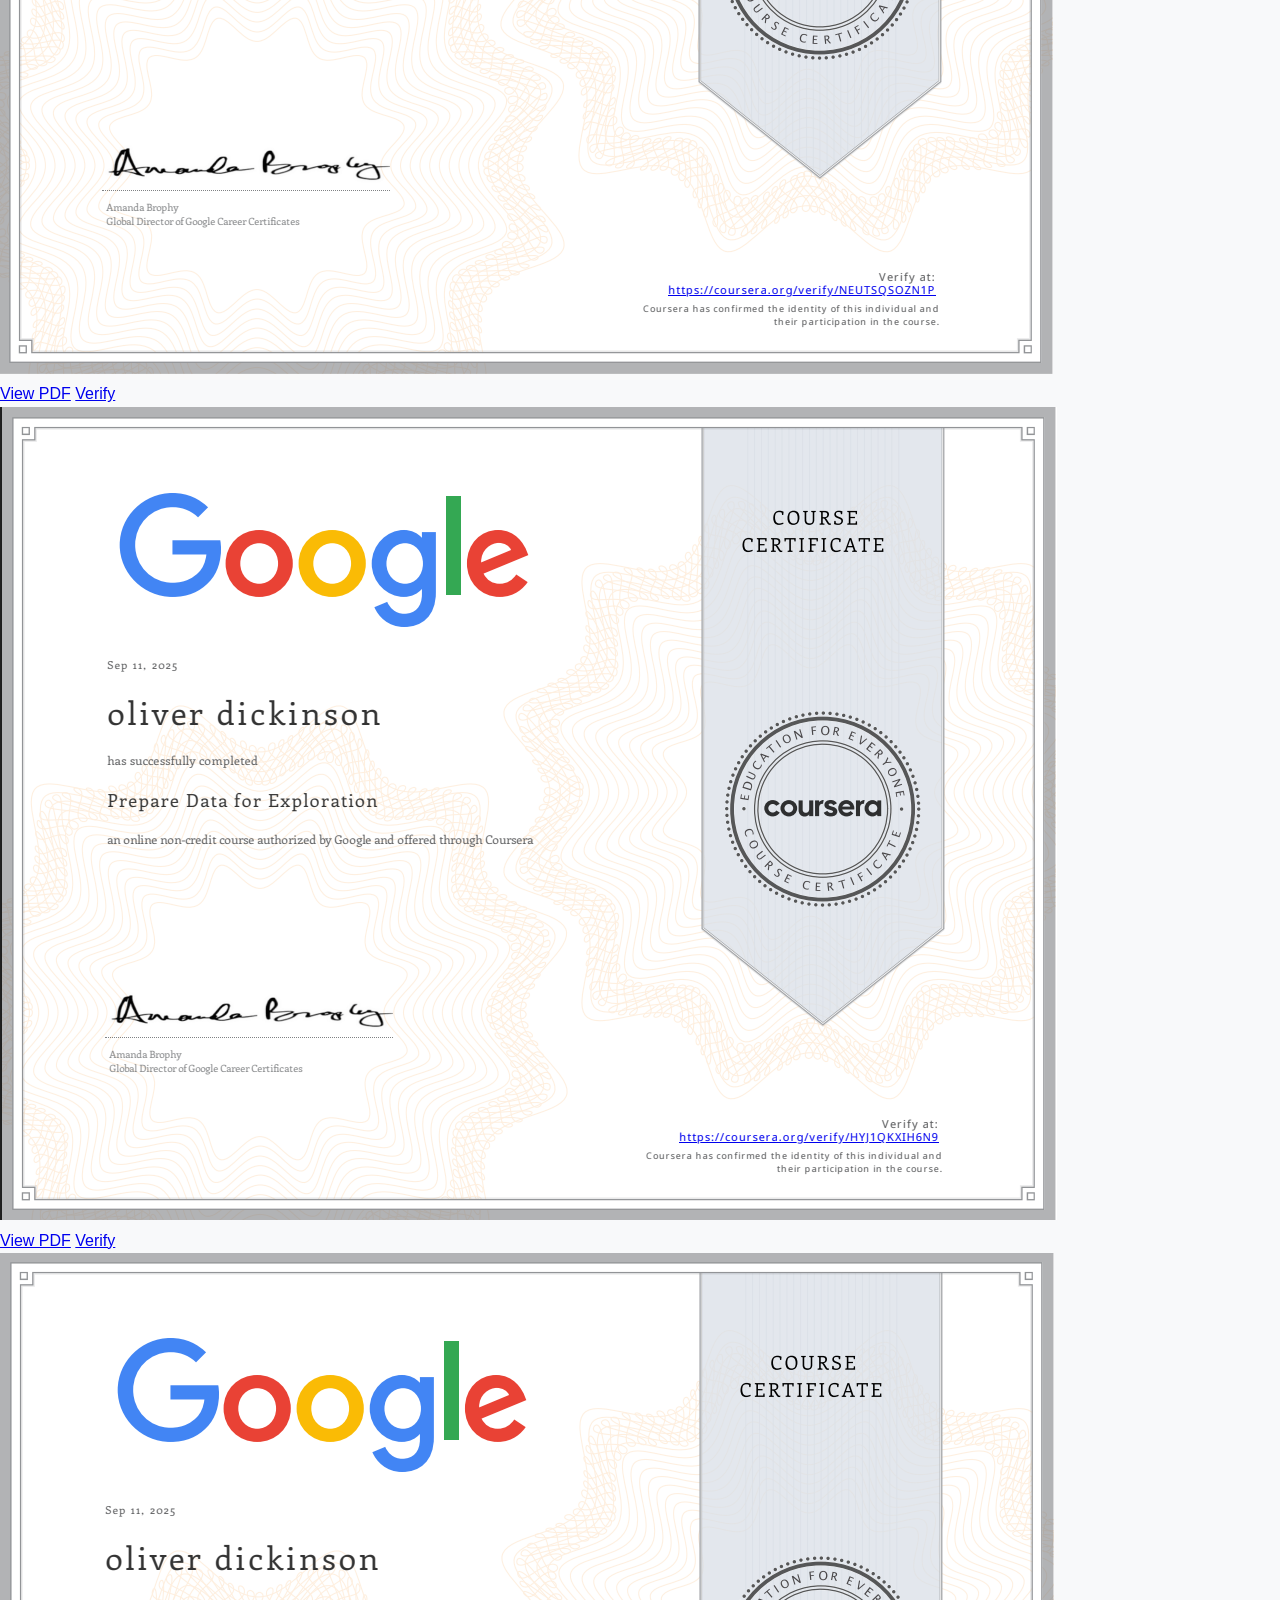
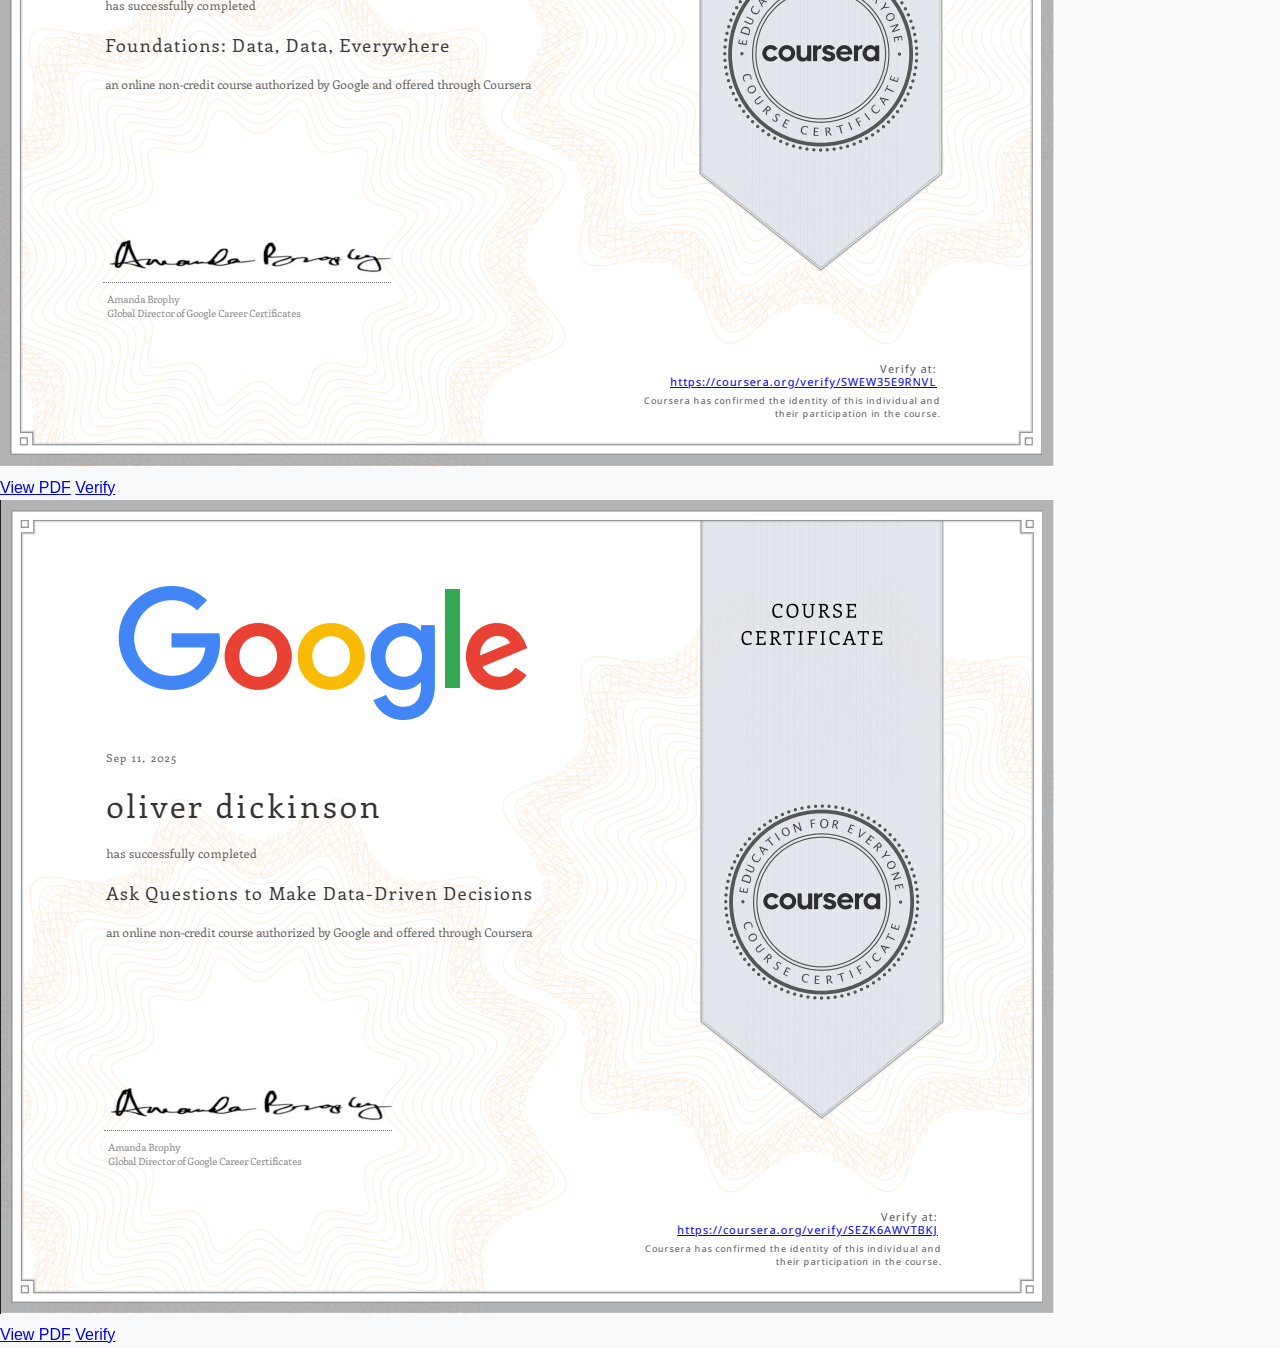
<file: certi.html>
<!DOCTYPE html>
<html lang="en">
<head>
  <meta charset="UTF-8">
  <meta name="viewport" content="width=device-width, initial-scale=1.0">
  <title>Certificates</title>
  <link rel="stylesheet" href="style.css">
<body>
  <!-- Navigation -->
  <header>
    <nav class="navbar">
      <div class="logo">My Portfolio</div>

      <!-- Desktop menu -->
      <ul class="nav-links">
        <li><a href="index.html">Home</a></li>
        <li><a href="#projects">Projects</a></li>
        <li><a href="mailto:youremail@example.com">Email</a></li>
        <li><a href="https://www.linkedin.com/in/yourprofile/" target="_blank">LinkedIn</a></li>
        <li><a href="https://github.com/yourusername" target="_blank">Github</a></li>
      </ul>

      <!-- Actions -->
      <div class="nav-actions">
        <!-- Light/Dark Mode Toggle -->
        <button id="theme-toggle" class="theme-btn">🌙</button>
        <!-- Burger Menu -->
        <button class="burger" id="burger">&#9776;</button>
      </div>
    </nav>

    <!-- Mobile menu (hidden by default) -->
    <ul class="mobile-menu" id="mobileMenu">
      <li><a href="index.html">Home</a></li>
      <li><a href="#projects">Projects</a></li>
      <li><a href="mailto:youremail@example.com">Email</a></li>
      <li><a href="https://www.linkedin.com/in/yourprofile/" target="_blank">LinkedIn</a></li>
      <li><a href="https://github.com/yourusername" target="_blank">Github</a></li>
    </ul>
  </header>

  <!-- Main Content -->
  <main class="certificates-section">
    <h1 class="section-title">My Certificates</h1>
    <p class="section-subtitle">
      A collection of professional certifications and course completions that showcase my continuous learning and skill development.
    </p>

    <div class="certificates-grid">
      <!-- Certificate 1 -->
      <div class="certificate-card">
        <div class="certificate-image">
          <img src="assets/CERTI_DATA/cousera picture 1.png" alt="R Programming Certificate">
        </div>
        <div class="certificate-content">
          <div class="certificate-buttons">
            <a href="assets/CERTI_DATA/coursera R prog.pdf" target="_blank" class="certificate-btn view-btn">View PDF</a>
            <a href="https://www.coursera.org/account/accomplishments/verify/5G1K201IELDF" target="_blank" class="certificate-btn verify-btn">Verify</a>
          </div>
        </div>
      </div>

      <!-- Certificate 2 -->
      <div class="certificate-card">
        <div class="certificate-image">
          <img src="assets/CERTI_DATA/cousera picture 2.png" alt="Certificate 2">
        </div>
        <div class="certificate-content">
          <div class="certificate-buttons">
            <a href="assets/CERTI_DATA/Coursera 4HLS94D1OAT8.pdf" target="_blank" class="certificate-btn view-btn">View PDF</a>
            <a href="https://www.coursera.org/account/accomplishments/verify/4HLS94D1OAT8" target="_blank" class="certificate-btn verify-btn">Verify</a>
          </div>
        </div>
      </div>

      <!-- Certificate 3 -->
      <div class="certificate-card">
        <div class="certificate-image">
          <img src="assets/CERTI_DATA/coursera3.png" alt="Certificate 3">
        </div>
        <div class="certificate-content">
          <div class="certificate-buttons">
            <a href="assets/CERTI_DATA/Coursera FX70YQUYAINR.pdf" target="_blank" class="certificate-btn view-btn">View PDF</a>
            <a href="https://www.coursera.org/account/accomplishments/verify/FX70YQUYAINR" target="_blank" class="certificate-btn verify-btn">Verify</a>
          </div>
        </div>
      </div>

      <!-- Certificate 4 -->
      <div class="certificate-card">
        <div class="certificate-image">
          <img src="assets/CERTI_DATA/cousera4.png" alt="Certificate 4">
        </div>
        <div class="certificate-content">
          <div class="certificate-buttons">
            <a href="assets/CERTI_DATA/Coursera NEUTSQSOZN1P.pdf" target="_blank" class="certificate-btn view-btn">View PDF</a>
            <a href="https://www.coursera.org/account/accomplishments/verify/NEUTSQSOZN1P" target="_blank" class="certificate-btn verify-btn">Verify</a>
          </div>
        </div>
      </div>

      <!-- Certificate 5 -->
      <div class="certificate-card">
        <div class="certificate-image">
          <img src="assets/CERTI_DATA/cousera5.png" alt="Certificate 5">
        </div>
        <div class="certificate-content">
          <div class="certificate-buttons">
            <a href="assets/CERTI_DATA/Coursera HYJ1QKXIH6N9.pdf" target="_blank" class="certificate-btn view-btn">View PDF</a>
            <a href="https://www.coursera.org/account/accomplishments/verify/HYJ1QKXIH6N9" target="_blank" class="certificate-btn verify-btn">Verify</a>
          </div>
        </div>
      </div>

      <!-- Certificate 6 -->
      <div class="certificate-card">
        <div class="certificate-image">
          <img src="assets/CERTI_DATA/cousera6.png" alt="R Programming Certificate">
        </div>
        <div class="certificate-content">
          <div class="certificate-buttons">
            <a href="assets/CERTI_DATA/Coursera SWEW35E9RNVL.pdf" target="_blank" class="certificate-btn view-btn">View PDF</a>
            <a href="https://www.coursera.org/account/accomplishments/verify/SWEW35E9RNVL" target="_blank" class="certificate-btn verify-btn">Verify</a>
          </div>
        </div>
      </div>

      <!-- Certificate 7 -->
      <div class="certificate-card">
        <div class="certificate-image">
          <img src="assets/CERTI_DATA/cousera7.png" alt="Certificate 7">
        </div>
        <div class="certificate-content">
          <div class="certificate-buttons">
            <a href="assets/CERTI_DATA/Coursera SEZK6AWVTBKJ.pdf" target="_blank" class="certificate-btn view-btn">View PDF</a>
            <a href="https://www.coursera.org/account/accomplishments/verify/SEZK6AWVTBKJ" target="_blank" class="certificate-btn verify-btn">Verify</a>
          </div>
        </div>
      </div>
    </div>
  </main>

  <script>
    // Theme toggle
    const themeBtn = document.getElementById('theme-toggle');
    themeBtn.addEventListener('click', () => {
      document.body.classList.toggle('dark');
      themeBtn.textContent = document.body.classList.contains('dark') ? '☀️' : '🌙';
    });

    // Burger menu toggle
    const burger = document.getElementById('burger');
    const mobileMenu = document.getElementById('mobileMenu');

    burger.addEventListener('click', () => {
      mobileMenu.style.display =
        mobileMenu.style.display === 'flex' ? 'none' : 'flex';
    });
  </script>
</body>
</html>
</file>
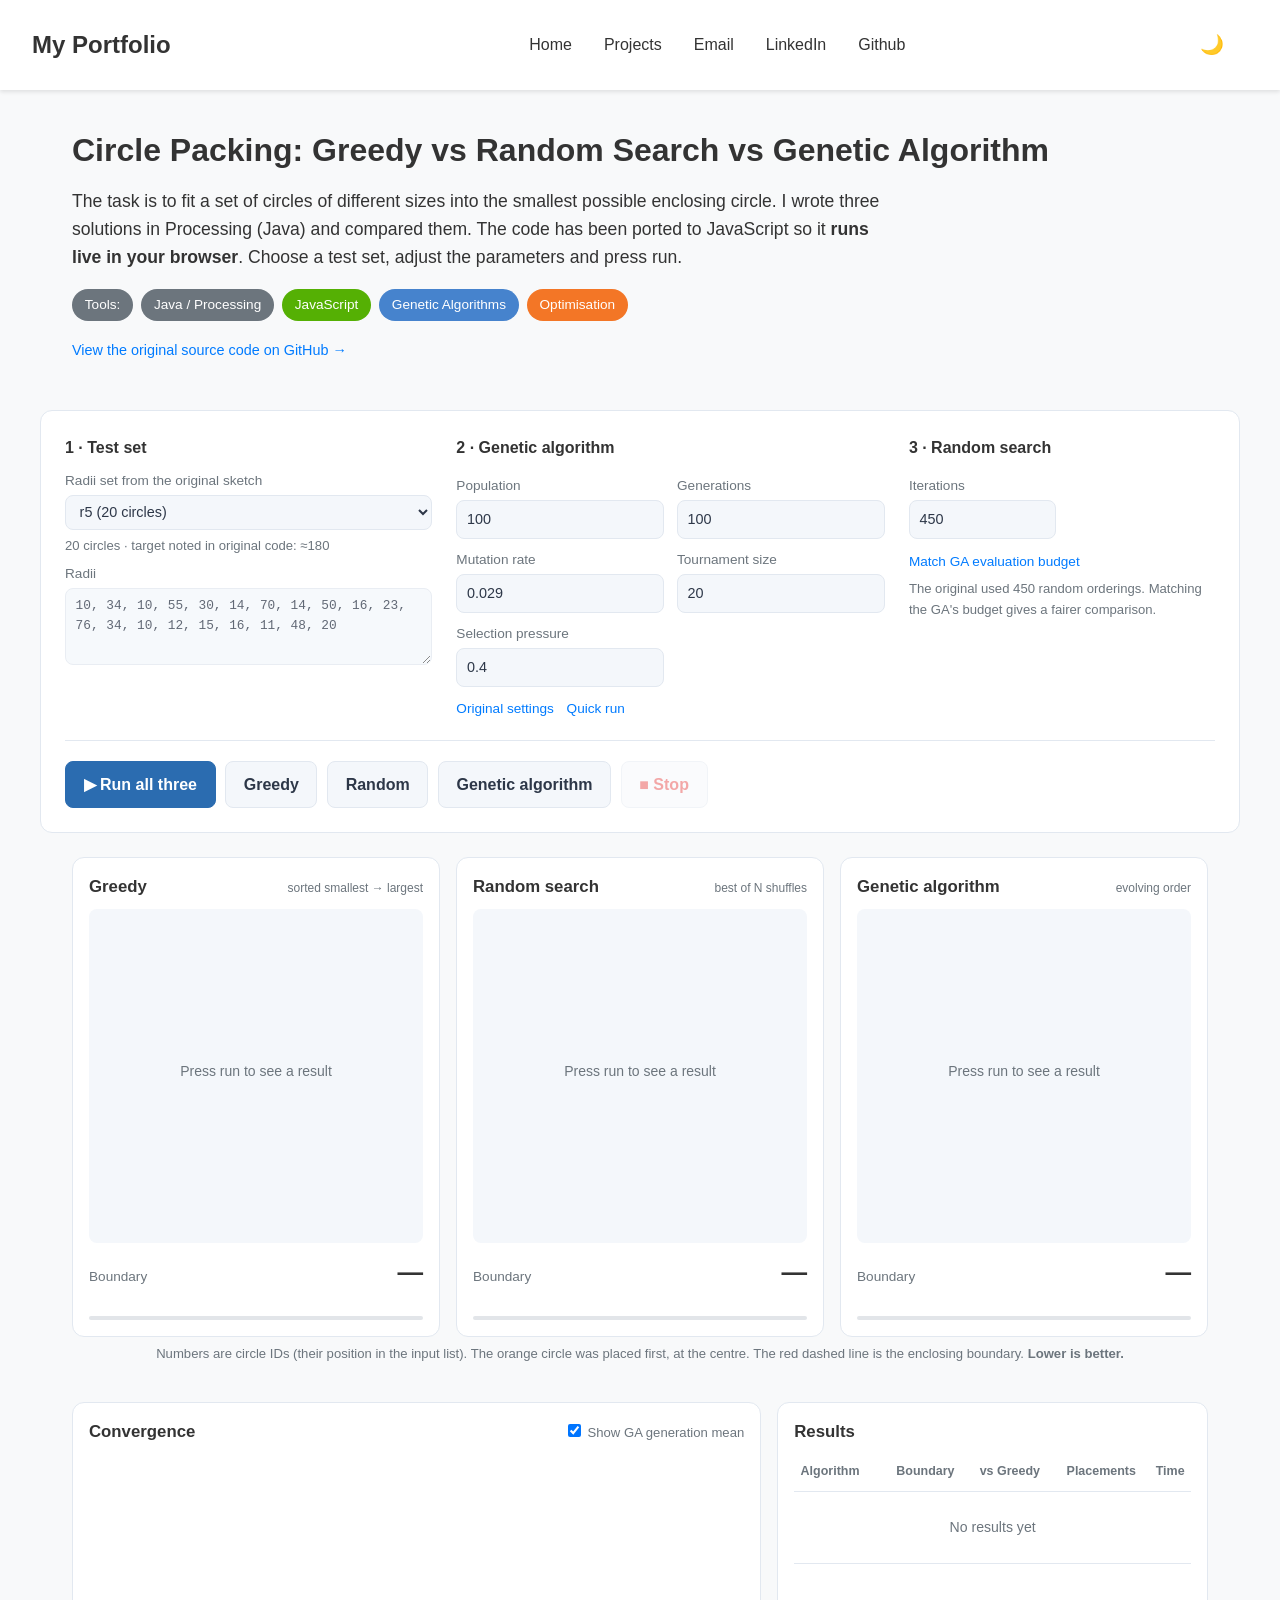
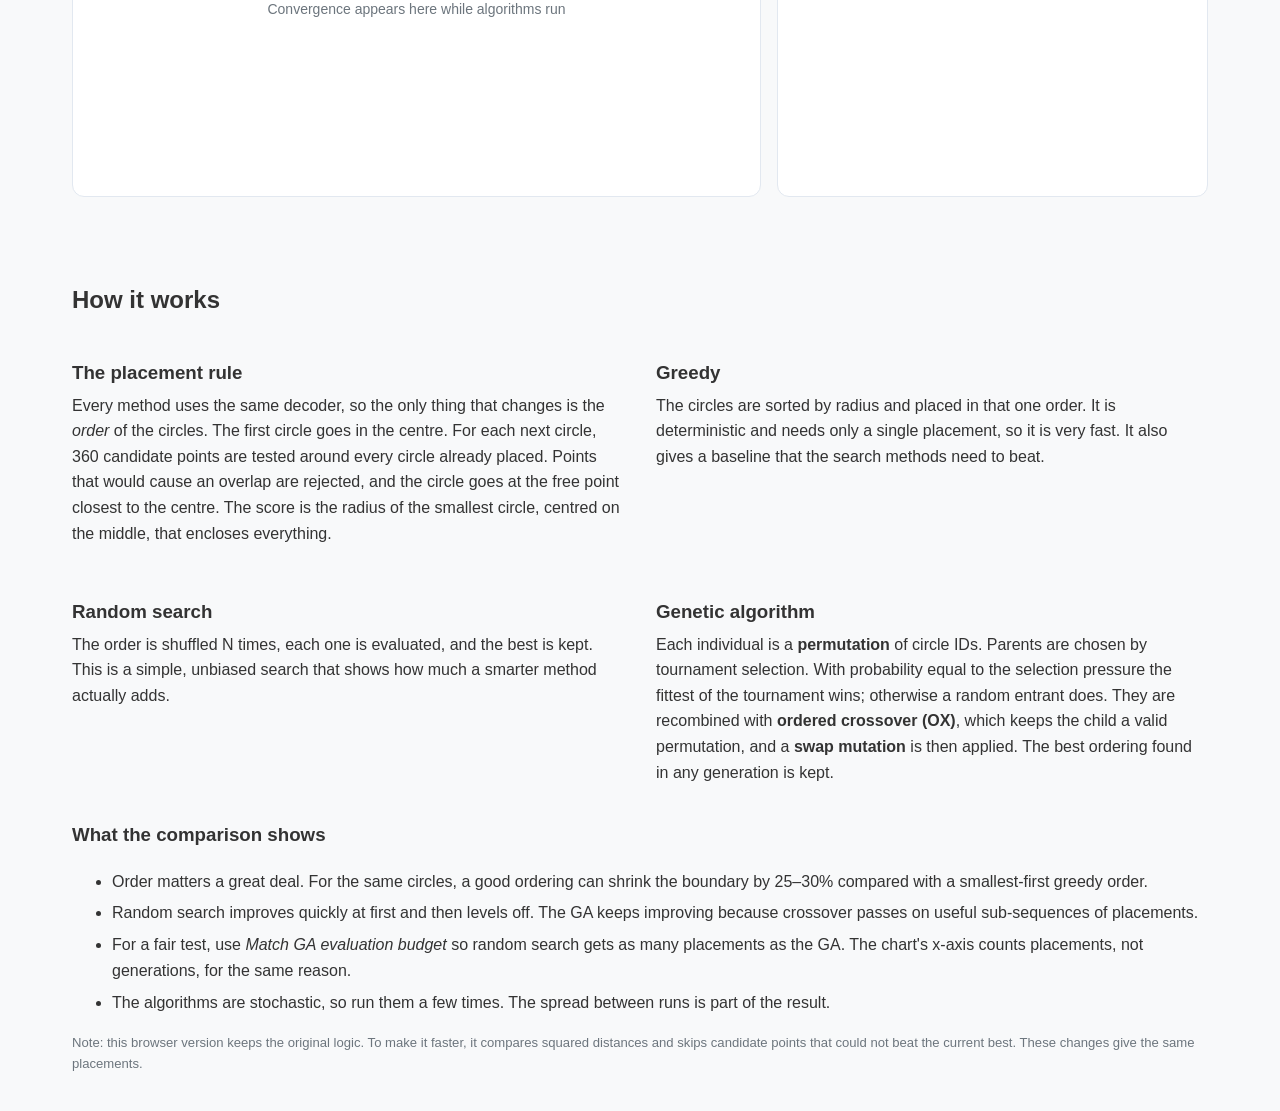
<file: circle_packing.html>
<!DOCTYPE html>
<html lang="en">
<head>
  <meta charset="UTF-8">
  <meta name="viewport" content="width=device-width, initial-scale=1.0">
  <title>Circle Packing – Genetic Algorithm</title>
  <link rel="stylesheet" href="style.css">
  <link rel="stylesheet" href="circle_packing.css">
</head>
<body>
  <!-- Navigation -->
  <header>
    <nav class="navbar">
      <div class="logo">My Portfolio</div>
      <ul class="nav-links">
        <li><a href="index.html">Home</a></li>
        <li><a href="index.html#personal-projects">Projects</a></li>
        <li><a href="mailto:olly200pen@gmail.com">Email</a></li>
        <li><a href="https://www.linkedin.com/in/oliver-dickinson-707649214/" target="_blank">LinkedIn</a></li>
        <li><a href="https://github.com/o1i2000" target="_blank">Github</a></li>
      </ul>
      <div class="nav-actions">
        <button id="theme-toggle" class="theme-btn">🌙</button>
        <button class="burger" id="burger">&#9776;</button>
      </div>
    </nav>
    <ul class="mobile-menu" id="mobileMenu">
      <li><a href="index.html">Home</a></li>
      <li><a href="index.html#personal-projects">Projects</a></li>
      <li><a href="mailto:olly200pen@gmail.com">Email</a></li>
      <li><a href="https://www.linkedin.com/in/oliver-dickinson-707649214/" target="_blank">LinkedIn</a></li>
      <li><a href="https://github.com/o1i2000" target="_blank">Github</a></li>
    </ul>
  </header>

  <main class="cp-page">
    <!-- Intro -->
    <section class="cp-intro">
      <h1>Circle Packing: Greedy vs Random Search vs Genetic Algorithm</h1>
      <p class="cp-lede">
        The task is to fit a set of circles of different sizes into the smallest possible enclosing circle.
        I wrote three solutions in Processing (Java) and compared them. The code has been ported to JavaScript
        so it <strong>runs live in your browser</strong>. Choose a test set, adjust the parameters and press run.
      </p>
      <div class="portfolio-tags">
        <span class="portfolio-pill pill-label">Tools:</span>
        <span class="portfolio-pill pill-tool">Java / Processing</span>
        <span class="portfolio-pill pill-python">JavaScript</span>
        <span class="portfolio-pill pill-r">Genetic Algorithms</span>
        <span class="portfolio-pill pill-jupyter">Optimisation</span>
      </div>
      <p><a class="portfolio-link" href="https://github.com/o1i2000/Circle-Packing-Genetic-Algorithm-" target="_blank">View the original source code on GitHub →</a></p>
    </section>

    <!-- Controls -->
    <section class="cp-panel">
      <div class="cp-controls">
        <div class="cp-group">
          <h3>1 · Test set</h3>
          <label for="dataset">Radii set from the original sketch</label>
          <select id="dataset"></select>
          <p class="cp-meta" id="dataset-meta"></p>
          <label for="radii-input">Radii</label>
          <textarea id="radii-input" rows="3" spellcheck="false"></textarea>
          <p class="cp-error" id="radii-error"></p>
        </div>

        <div class="cp-group">
          <h3>2 · Genetic algorithm</h3>
          <div class="cp-fields">
            <label>Population <input id="p-pop" type="number" min="4" max="500" value="100"></label>
            <label>Generations <input id="p-gens" type="number" min="0" max="1000" value="100"></label>
            <label>Mutation rate <input id="p-mut" type="number" min="0" max="1" step="0.001" value="0.029"></label>
            <label>Tournament size <input id="p-tourn" type="number" min="1" max="200" value="20"></label>
            <label>Selection pressure <input id="p-press" type="number" min="0" max="1" step="0.05" value="0.4"></label>
          </div>
          <div class="cp-mini-btns">
            <button type="button" class="cp-btn-link" id="btn-preset-orig">Original settings</button>
            <button type="button" class="cp-btn-link" id="btn-preset-fast">Quick run</button>
          </div>
        </div>

        <div class="cp-group">
          <h3>3 · Random search</h3>
          <div class="cp-fields">
            <label>Iterations <input id="p-iter" type="number" min="1" max="20000" value="450"></label>
          </div>
          <div class="cp-mini-btns">
            <button type="button" class="cp-btn-link" id="btn-match">Match GA evaluation budget</button>
          </div>
          <p class="cp-meta">The original used 450 random orderings. Matching the GA's budget gives a fairer comparison.</p>
        </div>
      </div>

      <div class="cp-actions">
        <button class="cp-btn primary" id="btn-all">▶ Run all three</button>
        <button class="cp-btn" id="btn-greedy">Greedy</button>
        <button class="cp-btn" id="btn-random">Random</button>
        <button class="cp-btn" id="btn-ga">Genetic algorithm</button>
        <button class="cp-btn danger" id="btn-stop" disabled>■ Stop</button>
      </div>
    </section>

    <!-- Packings -->
    <section class="cp-results">
      <div class="cp-cards">
        <div class="cp-card" id="card-greedy">
          <div class="cp-card-head"><h3>Greedy</h3><span class="cp-badge">sorted smallest → largest</span></div>
          <canvas class="cp-canvas" id="cv-greedy"></canvas>
          <div class="cp-stat"><span>Boundary</span><strong id="best-greedy">—</strong></div>
          <div class="cp-sub" id="sub-greedy"></div>
          <div class="cp-prog"><div id="prog-greedy"></div></div>
        </div>
        <div class="cp-card" id="card-random">
          <div class="cp-card-head"><h3>Random search</h3><span class="cp-badge">best of N shuffles</span></div>
          <canvas class="cp-canvas" id="cv-random"></canvas>
          <div class="cp-stat"><span>Boundary</span><strong id="best-random">—</strong></div>
          <div class="cp-sub" id="sub-random"></div>
          <div class="cp-prog"><div id="prog-random"></div></div>
        </div>
        <div class="cp-card" id="card-ga">
          <div class="cp-card-head"><h3>Genetic algorithm</h3><span class="cp-badge">evolving order</span></div>
          <canvas class="cp-canvas" id="cv-ga"></canvas>
          <div class="cp-stat"><span>Boundary</span><strong id="best-ga">—</strong></div>
          <div class="cp-sub" id="sub-ga"></div>
          <div class="cp-prog"><div id="prog-ga"></div></div>
        </div>
      </div>
      <p class="cp-meta cp-center">Numbers are circle IDs (their position in the input list). The orange circle was placed first, at the centre. The red dashed line is the enclosing boundary. <strong>Lower is better.</strong></p>
    </section>

    <!-- Convergence + table -->
    <section class="cp-analysis">
      <div class="cp-chart-wrap">
        <div class="cp-card-head">
          <h3>Convergence</h3>
          <label class="cp-check"><input type="checkbox" id="show-mean" checked> Show GA generation mean</label>
        </div>
        <canvas id="cv-chart"></canvas>
        <div id="chart-legend" class="cp-legend"></div>
      </div>
      <div class="cp-table-wrap">
        <h3>Results</h3>
        <table class="cp-table">
          <thead><tr><th>Algorithm</th><th class="num">Boundary</th><th class="num">vs Greedy</th><th class="num">Placements</th><th class="num">Time</th></tr></thead>
          <tbody id="results-body"></tbody>
        </table>
      </div>
    </section>

    <!-- Write-up -->
    <section class="cp-writeup">
      <h2>How it works</h2>
      <div class="cp-explain">
        <div>
          <h3>The placement rule</h3>
          <p>Every method uses the same decoder, so the only thing that changes is the <em>order</em> of the circles.
            The first circle goes in the centre. For each next circle, 360 candidate points are tested around every circle already placed.
            Points that would cause an overlap are rejected, and the circle goes at the free point closest to the centre.
            The score is the radius of the smallest circle, centred on the middle, that encloses everything.</p>
        </div>
        <div>
          <h3>Greedy</h3>
          <p>The circles are sorted by radius and placed in that one order. It is deterministic and needs only a single placement,
            so it is very fast. It also gives a baseline that the search methods need to beat.</p>
        </div>
        <div>
          <h3>Random search</h3>
          <p>The order is shuffled N times, each one is evaluated, and the best is kept. This is a simple, unbiased search
            that shows how much a smarter method actually adds.</p>
        </div>
        <div>
          <h3>Genetic algorithm</h3>
          <p>Each individual is a <strong>permutation</strong> of circle IDs. Parents are chosen by tournament selection.
            With probability equal to the selection pressure the fittest of the tournament wins; otherwise a random entrant does.
            They are recombined with <strong>ordered crossover (OX)</strong>, which keeps the child a valid permutation,
            and a <strong>swap mutation</strong> is then applied. The best ordering found in any generation is kept.</p>
        </div>
      </div>
      <h3>What the comparison shows</h3>
      <ul class="cp-findings">
        <li>Order matters a great deal. For the same circles, a good ordering can shrink the boundary by 25–30% compared with a smallest-first greedy order.</li>
        <li>Random search improves quickly at first and then levels off. The GA keeps improving because crossover passes on useful sub-sequences of placements.</li>
        <li>For a fair test, use <em>Match GA evaluation budget</em> so random search gets as many placements as the GA. The chart's x-axis counts placements, not generations, for the same reason.</li>
        <li>The algorithms are stochastic, so run them a few times. The spread between runs is part of the result.</li>
      </ul>
      <p class="cp-meta">Note: this browser version keeps the original logic. To make it faster, it compares squared distances and skips candidate points that could not beat the current best. These changes give the same placements.</p>
    </section>
  </main>

  <script src="script.js"></script>
  <script src="circle_packing.js"></script>
</body>
</html>
</file>
<file: style.css>
body {
  margin: 0;
  padding: 0;
  font-family: Arial, sans-serif;
  line-height: 1.6;
  transition: background 0.3s, color 0.3s;
  background: var(--bg-color, #f8f9fa);
  color: var(--text-color, #333);
}


/* CSS Custom Properties for theming */
:root {
  --bg-color: #f8f9fa;
  --text-color: #333;
  --nav-bg: #fff;
  --nav-text: #333;
}

/* Navbar */
.navbar {
  display: flex;
  justify-content: space-between;
  align-items: center;
  padding: 1rem 2rem;
  background: var(--nav-bg);
  color: var(--nav-text);
  position: sticky;
  top: 0;
  z-index: 1000;
  box-shadow: 0 2px 4px rgba(0,0,0,0.1);
}

.logo {
  font-weight: bold;
  font-size: 1.5rem;
}

.nav-links {
  display: flex;
  list-style: none;
}

.nav-links li {
  margin-left: 2rem;
}

.nav-links a {
  text-decoration: none;
  color: inherit;
  font-weight: 500;
  transition: color 0.3s;
}

.nav-links a:hover {
  color: #007bff;
}

.nav-actions {
  display: flex;
  align-items: center;
}

* { box-sizing: border-box; }
html, body { margin: 0; padding: 0; }


/* IMPROVED HERO SECTION - Fixed issues */
.hero {
  position: relative;
  width: 100vw;         /* full viewport width */
  height: 40vh;         /* change to 100vh for full screen height */
  min-height: 300px;
  overflow: hidden;
}


.hero-img {
  display: block;
  position: absolute;
  top: 0;
  left: 0;
  width: 100%;
  height: 100%;
  object-fit: cover;         /* important: fills while keeping aspect ratio */
  object-position: 50% 50%;  /* center the image */
}

.hero-text {
  position: relative;
  z-index: 2;
  color: white;
  text-align: center;
  text-shadow: 0 2px 4px rgba(0,0,0,0.6);
}

.hero h1 {
  font-size: 3rem;
  margin: 0;
}

.hero p {
  font-size: 1.5rem;
  margin-top: 0.5rem;
}

.theme-btn {
  background: none;
  border: none;
  font-size: 1.2rem;
  margin-right: 1rem;
  cursor: pointer;
  padding: 0.5rem;
  border-radius: 50%;
  transition: background 0.3s;
}

.theme-btn:hover {
  background: rgba(0,0,0,0.1);
}

.burger {
  font-size: 1.5rem;
  background: none;
  border: none;
  cursor: pointer;
  display: none;
  padding: 0.5rem;
}

/* Mobile menu */
.mobile-menu {
  display: none;
  flex-direction: column;
  list-style: none;
  background: var(--nav-bg);
  padding: 1rem;
  box-shadow: 0 4px 8px rgba(0,0,0,0.1);
}

.mobile-menu li {
  margin-bottom: 1rem;
}

.mobile-menu a {
  color: inherit;
  text-decoration: none;
  font-weight: 500;
}

/* Show mobile menu when active */
.mobile-menu.active {
  display: flex;
}

/* Sections */
section {
  padding: 2rem;
  max-width: 1200px;
  margin: auto;
}

section.hero {
  padding: 0;           /* remove the 2rem side padding */
  max-width: none;      /* remove the 1200px cap */
  margin: 0;            /* don't center it */
  width: 100vw;         /* span the full viewport width */
  margin-left: calc(50% - 50vw);   /* shift to align with viewport left */
  margin-right: calc(50% - 50vw);  /* shift to align with viewport right */
  overflow: hidden;
  position: relative;   /* positioning context for absolute img */
  height: 40vh;         /* your desired hero height */
  min-height: 300px;
}
section.hero .hero-img {
  position: absolute;
  inset: 0;               /* top:0; right:0; bottom:0; left:0; */
  width: 100%;
  height: 100%;
  object-fit: cover;
  object-position: 50% 50%;
  display: block;
}

section.hero .hero-text {
  position: relative;
  z-index: 2;
  color: white;
  text-align: center;
  text-shadow: 0 2px 4px rgba(0,0,0,0.6);
  top: 50%;
  transform: translateY(-50%);
}

/* About Section Layout */
.about-container {
  display: flex;
  flex-wrap: wrap;
  justify-content: space-between;
  align-items: flex-start;
  gap: 2rem;
  max-width: 1000px;
  margin: 0 auto;
  padding: 2rem 1rem;
}

.about-text {
  flex: 2;
  min-width: 280px;
  font-size: 20px;
  line-height: 1.6;
  color: var(--text-color);
  padding-right: 3rem;
}

.about-profile {
  flex: 1;
  min-width: 240px;
  text-align: center;
}

.profile-pic {
  width: 200px;
  height: 200px;
  border-radius: 50%;
  object-fit: cover;
  margin-bottom: 1rem;
}

.caption {
  font-style: italic;
  color: #666;
  margin-bottom: 1rem;
}

.social-buttons {
  display: flex;
  flex-direction: column;
  gap: 0.6rem;
}

.social-btn {
  display: flex;
  align-items: center;
  gap: 0.8rem;
  padding: 0.7rem 1rem;
  border: 1px solid #ccc;
  border-radius: 8px;
  background: #f5f5f5;
  text-decoration: none;
  color: #333;
  font-weight: bold;
  transition: background 0.3s, transform 0.2s;
}

.social-btn:hover {
  background: #ddd;
  transform: translateY(-2px);
}

.social-icon {
  width: 16px;
  height: 16px;
  object-fit: contain;
}

/* Portfolio Tile Grid System */
.portfolio-grid {
  display: grid;
  grid-template-columns: repeat(auto-fit, minmax(300px, 1fr));
  gap: 2rem;
  margin-top: 2rem;
}

/* Ensure 3 columns at full screen */
@media (min-width: 1000px) {
  .portfolio-grid {
    grid-template-columns: repeat(3, 1fr);
  }
}

/* Portfolio Tiles */
.portfolio-tile {
  background: #f8f9fa;
  border: 1px solid #e9ecef;
  border-radius: 12px;
  overflow: hidden;
  transition: all 0.3s ease;
  cursor: pointer;
  text-decoration: none;
  color: inherit;
  display: block;
}

.portfolio-tile:hover {
  transform: translateY(-2px);
  box-shadow: 0 8px 25px rgba(0,0,0,0.15);
  background: #e9ecef;
}

.portfolio-tile-image {
  width: 100%;
  height: 200px;
  background: #fff;
  display: flex;
  align-items: center;
  justify-content: center;
  border-bottom: 1px solid #e9ecef;
}

.portfolio-tile-image img {
  width: 100%;
  height: 100%;
  object-fit: cover;
}

.portfolio-tile-content {
  padding: 1.5rem;
}

.portfolio-tile h3 {
  font-size: 1.2rem;
  margin-bottom: 0.8rem;
  color: #333;
}

.portfolio-tags {
  display: flex;
  flex-wrap: wrap;
  gap: 0.5rem;
  margin-bottom: 1rem;
}

.portfolio-pill {
  padding: 0.3rem 0.8rem;
  border-radius: 20px;
  font-size: 0.85rem;
  font-weight: 500;
}

/* UPDATED PILL COLORS - Fixed the red "Tools:" label and added tool-specific colors */
.pill-label {
  background: #6c757d; /* Changed from red to grey */
  color: white;
}

/* Tool-specific colors */
.pill-python {
  background: #55b004;
  color: white;
}

.pill-pandas {
  background: #150458;
  color: white;
}

.pill-sql {
  background: #f605e2;
  color: white;
}

.pill-tableau {
  background: #f00808;
  color: white;
}

.pill-r {
  background: #4683cd;
  color: white;
}

.pill-excel, .pill-sheets {
  background: #217346;
  color: white;
}

.pill-jupyter {
  background: #f37626;
  color: white;
}

.pill-tool {
  background: #6c757d;
  color: white;
}

.portfolio-link {
  color: #007bff;
  text-decoration: none;
  font-weight: 500;
  font-size: 0.9rem;
}

.portfolio-link:hover {
  text-decoration: underline;
}

/* DARK THEME STYLES */
body.dark {
  --bg-color: #121212;
  --text-color: #eee;
  --nav-bg: #222;
  --nav-text: #eee;
}

body.dark .navbar {
  background: var(--nav-bg);
  color: var(--nav-text);
}

body.dark .mobile-menu {
  background: var(--nav-bg);
}

body.dark .theme-btn:hover {
  background: rgba(255,255,255,0.1);
}

body.dark .social-btn {
  background: #333;
  color: #fff;
  border-color: #555;
}

body.dark .social-btn:hover {
  background: #444;
}

body.dark .portfolio-tile {
  background: #2d3748;
  border-color: #4a5568;
  color: #e2e8f0;
}

body.dark .portfolio-tile:hover {
  background: #4a5568;
}

body.dark .portfolio-tile-image {
  background: #1a202c;
  border-bottom-color: #4a5568;
}

body.dark .portfolio-tile h3 {
  color: #e2e8f0;
}

body.dark .caption {
  color: #a0a0a0;
}

/* RESPONSIVE DESIGN */
@media (max-width: 768px) {
  .nav-links {
    display: none;
  }
  
  .burger {
    display: block;
  }
  
  .about-container {
    flex-direction: column;
    text-align: center;
  }

  .about-text {
    order: 1;
    padding-right: 0;
  }

  .about-profile {
    order: 2;
    margin-top: 2rem;
  }
  
  .portfolio-grid {
    grid-template-columns: 1fr;
    gap: 1.5rem;
  }
}
@media (max-width: 480px) {
  section {
    padding: 1rem;
  }
}
</file>
<file: circle_packing.css>
/* Circle packing project page – extends style.css */
body {
  --cp-text: #2d3748;
  --cp-muted: #6c757d;
  --cp-grid: #e2e5e9;
  --cp-surface: #ffffff;
  --cp-border: #e2e8f0;
  --cp-canvas-bg: #f4f7fb;
  --cp-circle-fill: rgba(43, 108, 176, 0.14);
  --cp-circle-stroke: #2b6cb0;
  --cp-first: rgba(237, 137, 54, 0.35);
  --cp-bound: #e53e3e;
  --cp-greedy: #718096;
  --cp-random: #d69e2e;
  --cp-ga: #2b6cb0;
  --cp-mean: rgba(43, 108, 176, 0.35);
  --cp-accent: #007bff;
}
body.dark {
  --cp-text: #e2e8f0;
  --cp-muted: #a0aec0;
  --cp-grid: #3a4556;
  --cp-surface: #1e2533;
  --cp-border: #3a4556;
  --cp-canvas-bg: #161b26;
  --cp-circle-fill: rgba(99, 179, 237, 0.16);
  --cp-circle-stroke: #63b3ed;
  --cp-first: rgba(246, 173, 85, 0.35);
  --cp-bound: #fc8181;
  --cp-greedy: #a0aec0;
  --cp-random: #f6e05e;
  --cp-ga: #63b3ed;
  --cp-mean: rgba(99, 179, 237, 0.35);
  --cp-accent: #63b3ed;
}

.cp-page section { max-width: 1200px; }
.cp-intro h1 { font-size: 2rem; line-height: 1.25; margin: 0.5rem 0 0.75rem; }
.cp-lede { font-size: 1.1rem; max-width: 820px; }

/* Panel */
.cp-panel {
  background: var(--cp-surface); border: 1px solid var(--cp-border); border-radius: 12px;
  padding: 1.5rem !important; margin: 0 auto 1rem !important;
}
.cp-controls { display: grid; grid-template-columns: 1.2fr 1.4fr 1fr; gap: 1.5rem; }
.cp-group h3 { margin: 0 0 0.6rem; font-size: 1rem; }
.cp-group label { display: block; font-size: 0.85rem; color: var(--cp-muted); margin: 0.4rem 0 0.2rem; }
.cp-group select, .cp-group textarea, .cp-fields input {
  width: 100%; padding: 0.45rem 0.6rem; border: 1px solid var(--cp-border); border-radius: 8px;
  background: var(--cp-canvas-bg); color: var(--cp-text); font: inherit; font-size: 0.9rem;
}
.cp-group textarea { font-family: ui-monospace, Menlo, Consolas, monospace; font-size: 0.8rem; resize: vertical; }
.cp-group textarea[readonly] { opacity: 0.75; }
.cp-fields { display: grid; grid-template-columns: 1fr 1fr; gap: 0 0.8rem; }
.cp-fields label { margin: 0.3rem 0; }
.cp-fields input { margin-top: 0.2rem; }
.cp-meta { font-size: 0.82rem; color: var(--cp-muted); margin: 0.35rem 0; }
.cp-error { font-size: 0.82rem; color: var(--cp-bound); margin: 0.2rem 0; min-height: 1em; }
.cp-center { text-align: center; }
.cp-mini-btns { display: flex; flex-wrap: wrap; gap: 0.8rem; margin-top: 0.4rem; }
.cp-btn-link { background: none; border: none; padding: 0; color: var(--cp-accent); cursor: pointer; font: inherit; font-size: 0.85rem; }
.cp-btn-link:hover { text-decoration: underline; }

.cp-actions { display: flex; flex-wrap: wrap; gap: 0.6rem; margin-top: 1.25rem; padding-top: 1.25rem; border-top: 1px solid var(--cp-border); }
.cp-btn {
  padding: 0.6rem 1.1rem; border-radius: 8px; border: 1px solid var(--cp-border); background: var(--cp-canvas-bg);
  color: var(--cp-text); font: inherit; font-weight: 600; cursor: pointer; transition: transform .15s, background .2s;
}
.cp-btn:hover:not(:disabled) { transform: translateY(-1px); }
.cp-btn.primary { background: var(--cp-ga); border-color: var(--cp-ga); color: #fff; }
body.dark .cp-btn.primary { color: #1a202c; }
.cp-btn.danger { color: var(--cp-bound); }
.cp-btn:disabled { opacity: 0.45; cursor: default; }

/* Cards */
.cp-results { padding-top: 0.5rem !important; }
.cp-cards { display: grid; grid-template-columns: repeat(3, 1fr); gap: 1rem; }
.cp-card, .cp-chart-wrap, .cp-table-wrap {
  background: var(--cp-surface); border: 1px solid var(--cp-border); border-radius: 12px; padding: 1rem;
  min-width: 0;
}
.cp-card.running { border-color: var(--cp-ga); }
.cp-card-head { display: flex; justify-content: space-between; align-items: baseline; gap: 0.5rem; flex-wrap: wrap; }
.cp-card-head h3, .cp-table-wrap h3 { margin: 0 0 0.5rem; font-size: 1.05rem; }
.cp-badge { font-size: 0.75rem; color: var(--cp-muted); }
.cp-canvas { width: 100%; aspect-ratio: 1 / 1; display: block; background: var(--cp-canvas-bg); border-radius: 8px; }
.cp-stat { display: flex; justify-content: space-between; align-items: baseline; margin-top: 0.6rem; }
.cp-stat span { color: var(--cp-muted); font-size: 0.85rem; }
.cp-stat strong { font-size: 1.6rem; font-variant-numeric: tabular-nums; }
.cp-sub { font-size: 0.8rem; color: var(--cp-muted); min-height: 1.3em; }
.cp-prog { height: 4px; background: var(--cp-grid); border-radius: 2px; overflow: hidden; margin-top: 0.4rem; }
.cp-prog div { height: 100%; width: 0; background: var(--cp-ga); transition: width .15s; }

/* Analysis */
.cp-analysis { display: grid; grid-template-columns: 1.6fr 1fr; gap: 1rem; padding-top: 0 !important; }
#cv-chart { width: 100%; height: 320px; display: block; }
.cp-check { font-size: 0.82rem; color: var(--cp-muted); cursor: pointer; }
.cp-legend { display: flex; flex-wrap: wrap; gap: 0.4rem 1.2rem; font-size: 0.8rem; color: var(--cp-muted); margin-top: 0.4rem; }
.cp-leg { display: inline-flex; align-items: center; gap: 0.4rem; }
.cp-leg i { display: inline-block; width: 22px; height: 0; }
.cp-table { width: 100%; border-collapse: collapse; font-size: 0.88rem; }
.cp-table th, .cp-table td { padding: 0.55rem 0.4rem; border-bottom: 1px solid var(--cp-border); text-align: left; }
.cp-table th { color: var(--cp-muted); font-weight: 600; font-size: 0.78rem; }
.cp-table .num { text-align: right; font-variant-numeric: tabular-nums; }
.cp-table .cp-winner td { font-weight: 700; }
.cp-table .cp-winner td:first-child::before { content: "★ "; color: var(--cp-random); }
.cp-empty { color: var(--cp-muted); text-align: center !important; padding: 1.5rem !important; }
.cp-live { font-size: 0.7rem; color: var(--cp-ga); font-weight: 600; }

/* Write-up */
.cp-explain { display: grid; grid-template-columns: repeat(2, 1fr); gap: 1rem 2rem; }
.cp-explain h3 { margin-bottom: 0.3rem; }
.cp-explain p { margin-top: 0; }
.cp-findings li { margin-bottom: 0.4rem; }

@media (max-width: 900px) {
  .cp-controls { grid-template-columns: 1fr; }
  .cp-cards { grid-template-columns: 1fr; max-width: 460px; margin: 0 auto; }
  .cp-analysis { grid-template-columns: 1fr; }
  .cp-explain { grid-template-columns: 1fr; }
}
@media (max-width: 480px) {
  .cp-intro h1 { font-size: 1.5rem; }
  #cv-chart { height: 260px; }
  .cp-actions .cp-btn { flex: 1 1 45%; }
}
</file>
